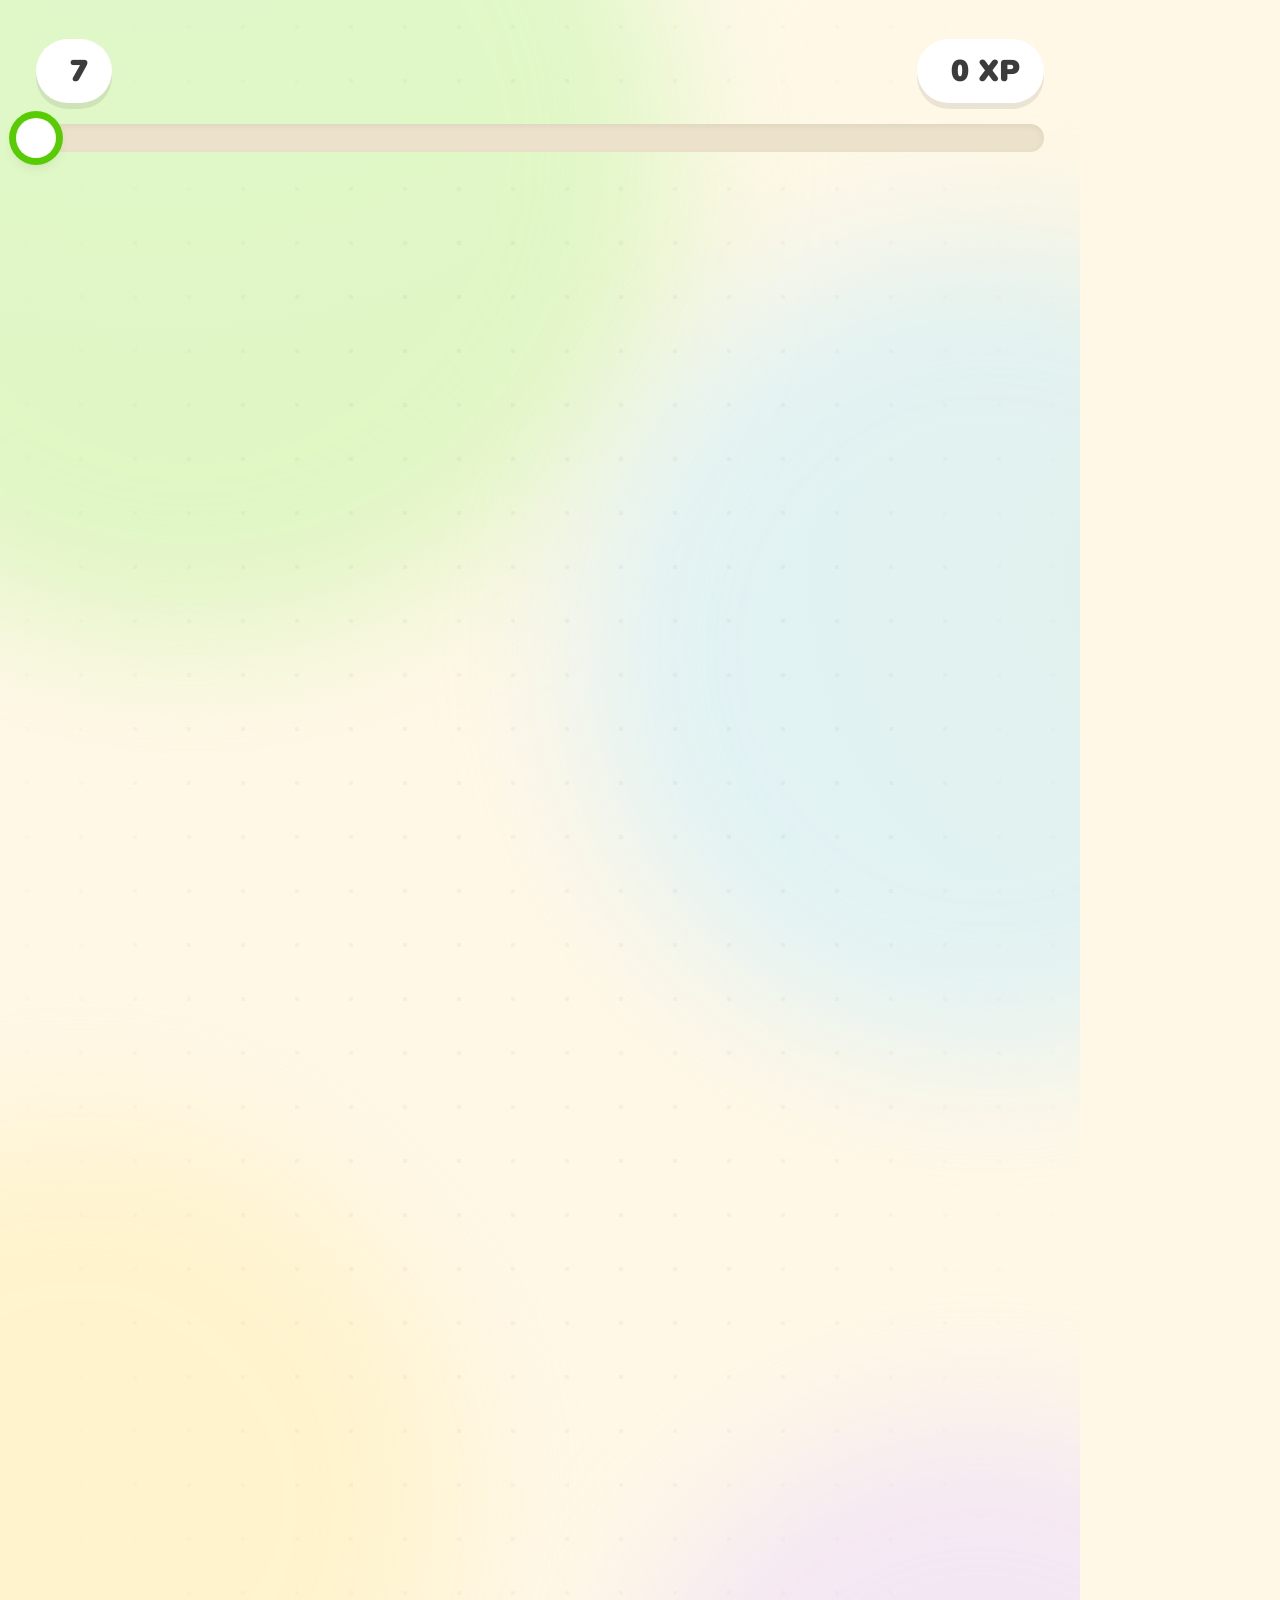
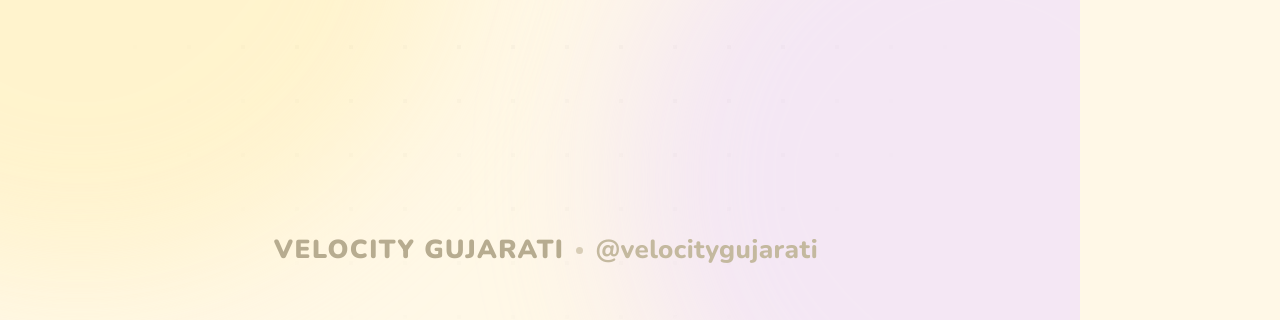
<file: scene/index.html>
<!doctype html>
<html lang="en">
<head>
<meta charset="utf-8">
<meta name="viewport" content="width=1080, height=1920">
<title>Velocity Gujarati · Lesson</title>
<link rel="stylesheet" href="scene.css">
</head>
<body>
<div id="stage">

  <div id="bg">
    <div class="blob blob-a"></div>
    <div class="blob blob-b"></div>
    <div class="blob blob-c"></div>
    <div class="blob blob-d"></div>
    <canvas id="fx" width="1080" height="1920"></canvas>
    <div id="grid"></div>
  </div>

  <header id="hud">
    <div class="hud-row">
      <div class="pill streak" id="streakPill">
        <span class="ico" data-icon="flame"></span>
        <span id="streakVal">7</span>
      </div>
      <div class="hud-spacer"></div>
      <div class="pill xp" id="xpPill">
        <span class="ico" data-icon="bolt"></span>
        <span id="xpVal">0 XP</span>
      </div>
    </div>
    <div class="progress" id="progress">
      <div class="progress-fill" id="progressFill"><div class="progress-shine"></div></div>
      <div class="progress-knob" id="progressKnob"></div>
    </div>
  </header>

  <section class="scene" id="sceneIntro">
    <div class="intro-wrap">
      <div class="logo-badge" id="logoBadge"><span class="ico" data-icon="bolt"></span></div>
      <div class="logo-word" id="logoWord">VELOCITY</div>
      <div class="logo-lang" id="logoLang">GUJARATI</div>
      <div class="tagline" id="tagline">Learn Gujarati <b>in 60 seconds</b> a day</div>
    </div>
    <div class="mascot big" id="introMascot"></div>
    <div class="lesson-card" id="lessonCard">
      <div class="lesson-icon" id="lessonIcon"><span class="ico" data-icon="plane"></span></div>
      <div class="lesson-copy">
        <div class="eyebrow">TODAY'S LESSON</div>
        <div class="lesson-title" id="lessonTitle">Travel</div>
        <div class="lesson-sub" id="lessonSub">Du Lịch · 5 phrases</div>
      </div>
      <div class="lesson-go"><span class="ico" data-icon="chevron"></span></div>
    </div>
  </section>

  <section class="scene" id="scenePhrase">
    <div class="phrase-top">
      <div class="cat-chip" id="catChip">
        <span class="cat-ico" id="catIco"><span class="ico" data-icon="plane"></span></span>
        <span id="catText">Travel · Du Lịch</span>
      </div>
      <div class="counter-row">
        <span class="counter" id="phraseCounter">PHRASE 1 OF 5</span>
        <div class="dots" id="dots"></div>
      </div>
    </div>

    <div class="phrase-stack" id="phraseStack">
      <div class="card en-card" id="enCard">
        <div class="card-label" id="enLabel">
          <span class="ico speaker" data-icon="speaker"></span>
          <span>ENGLISH</span>
          <span class="eq" id="enEq"><i></i><i></i><i></i><i></i></span>
        </div>
        <div class="en-text" id="enText"></div>
      </div>

      <div class="connector" id="connector"><span class="ico" data-icon="arrowDown"></span></div>

      <div class="card nat-card" id="natCard">
        <div class="card-label light" id="natLabel">
          <span class="ico speaker" data-icon="speaker"></span>
          <span id="natLabelText">ગુજરાતી</span>
          <span class="eq light" id="natEq"><i></i><i></i><i></i><i></i></span>
        </div>
        <div class="nat-text" id="natText"></div>
      </div>

      <div class="translit" id="translit">
        <span class="translit-label" id="translitLabel">SAY IT LIKE</span>
        <span class="translit-text" id="translitText"></span>
      </div>

      <div class="repeat-pill" id="repeatPill">
        <span class="ico" data-icon="mic"></span>
        <span>REPEAT AFTER ME</span>
      </div>
    </div>
    <div class="mascot peek" id="peekMascot"></div>
  </section>

  <section class="scene" id="sceneOutro">
    <div class="outro-card" id="outroCard">
      <div class="outro-badge" id="outroBadge"><span class="ico" data-icon="check"></span></div>
      <div class="outro-title" id="outroTitle">Lesson complete!</div>
      <div class="outro-sub" id="outroSub">5 new Gujarati phrases</div>
      <div class="outro-phrases" id="outroPhrases"></div>
      <div class="outro-stats" id="outroStats">
        <div class="stat xp"><span class="ico" data-icon="bolt"></span><b id="outroXp">+50 XP</b></div>
        <div class="stat streak"><span class="ico" data-icon="flame"></span><b id="outroStreak">7 day streak</b></div>
      </div>
      <div class="cta" id="cta">Follow for a new lesson every day</div>
    </div>
    <div class="mascot big outro-mascot" id="outroMascot"></div>
  </section>

  <footer id="foot">
    <span class="foot-bolt"><span class="ico" data-icon="bolt"></span></span>
    <span id="footBrand">VELOCITY GUJARATI</span>
    <span class="foot-dot"></span>
    <span id="footHandle">@velocitygujarati</span>
  </footer>

  <canvas id="fxTop" width="1080" height="1920"></canvas>
</div>
<script src="icons.js"></script>
<script src="scene.js"></script>
</body>
</html>
</file>
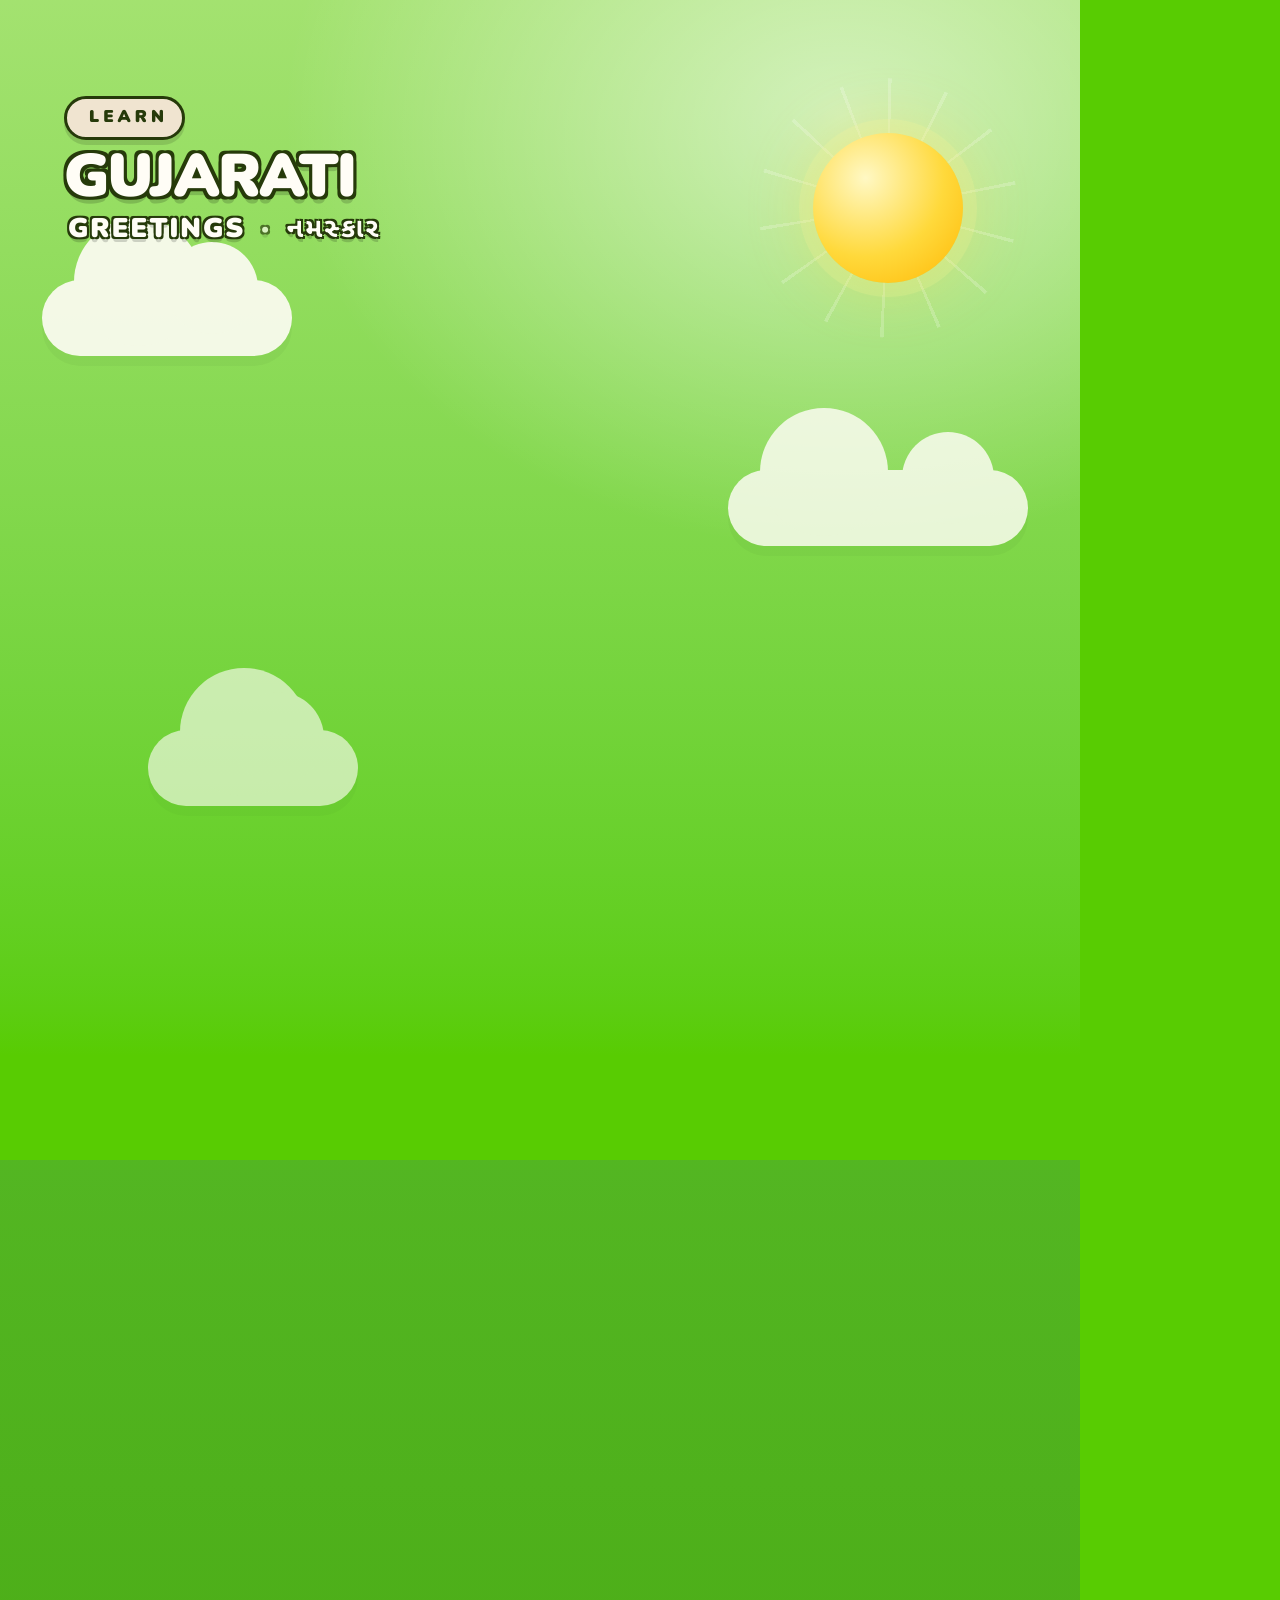
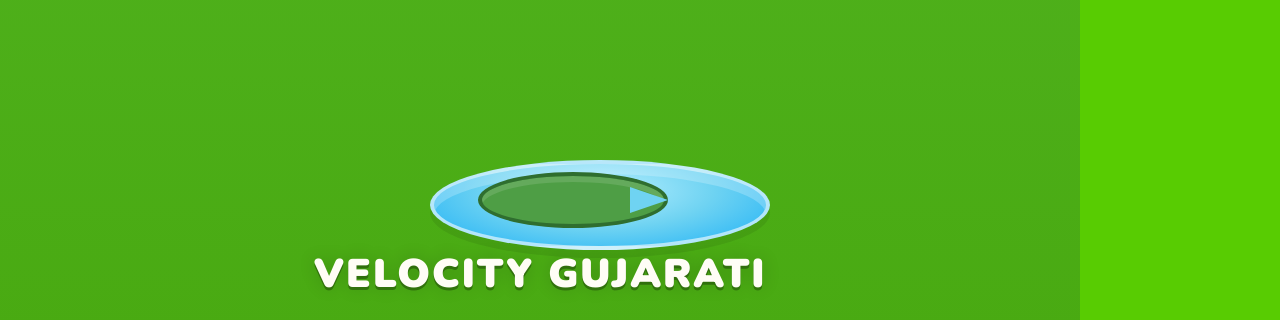
<file: scene_storybook/index.html>
<!doctype html>
<html lang="en">
<head>
<meta charset="utf-8">
<meta name="viewport" content="width=1080, height=1920">
<title>Velocity Japanese · Storybook</title>
<link rel="stylesheet" href="scene.css">
<link rel="stylesheet" href="worlds.css">
</head>
<body>
<div id="stage">

  <div id="world"></div>
  <div id="worldPrev"></div>
  <div id="sun"><div class="sun-rays"></div><div class="sun-core"></div></div>

  <div class="cloud cloud-a" id="cloud1"></div>
  <div class="cloud cloud-b" id="cloud2"></div>
  <div class="cloud cloud-c" id="cloud3"></div>

  <div class="balloon" data-animal="balloon" id="balloon"></div>

  <div id="birds">
    <div class="sky-bird b1" data-animal="bird" id="skyBird1"></div>
    <div class="sky-bird b2" data-animal="bird" id="skyBird2"></div>
    <div class="sky-bird b3" data-animal="bird" id="skyBird3"></div>
  </div>

  <div id="hills">
    <div class="hill hill-back"></div>
    <div class="hill hill-mid"></div>
    <div class="hill hill-front"></div>
  </div>
  <div id="ground"></div>

  <div id="worldDecor" aria-hidden="true"></div>

  <div id="market" aria-hidden="true">
    <div class="market-glow"></div>
    <svg class="market-lights" viewBox="0 0 1080 180" preserveAspectRatio="none">
      <path class="wire" d="M-40 18 C 220 150, 860 150, 1120 18" fill="none" stroke="#3A2A1A" stroke-width="5"/>
      <g class="bulbs">
        <circle class="bulb" cx="11" cy="40" r="11" fill="var(--accent)"/>
        <circle class="bulb" cx="89" cy="66" r="11" fill="var(--accent2)"/>
        <circle class="bulb" cx="179" cy="86" r="11" fill="var(--accent)"/>
        <circle class="bulb" cx="276" cy="101" r="11" fill="var(--accent2)"/>
        <circle class="bulb" cx="379" cy="111" r="11" fill="var(--accent)"/>
        <circle class="bulb" cx="486" cy="116" r="11" fill="var(--accent2)"/>
        <circle class="bulb" cx="594" cy="116" r="11" fill="var(--accent)"/>
        <circle class="bulb" cx="701" cy="111" r="11" fill="var(--accent2)"/>
        <circle class="bulb" cx="804" cy="101" r="11" fill="var(--accent)"/>
        <circle class="bulb" cx="901" cy="86" r="11" fill="var(--accent2)"/>
        <circle class="bulb" cx="991" cy="66" r="11" fill="var(--accent)"/>
        <circle class="bulb" cx="1069" cy="40" r="11" fill="var(--accent2)"/>
      </g>
    </svg>

    <div class="lantern lan-l"><span></span></div>
    <div class="lantern lan-r"><span></span></div>

    <div class="stall stall-l">
      <div class="awning"></div>
      <div class="stall-body"></div>
      <div class="stall-shelf"></div>
      <div class="produce">
        <i class="fruit p1"></i><i class="fruit p2"></i><i class="fruit p3"></i>
        <i class="fruit p4"></i><i class="fruit p5"></i>
      </div>
      <div class="stall-sign" data-icon="bag"></div>
    </div>

    <div class="stall stall-r">
      <div class="awning"></div>
      <div class="stall-body"></div>
      <div class="stall-shelf"></div>
      <div class="produce">
        <i class="fruit p2"></i><i class="fruit p3"></i><i class="fruit p1"></i>
        <i class="fruit p5"></i><i class="fruit p4"></i>
      </div>
      <div class="stall-sign" data-icon="star"></div>
    </div>
  </div>

  <canvas id="dust" width="1080" height="1920"></canvas>

  <div id="meadow">
    <div class="grass g1" data-animal="grass"></div>
    <div class="grass g2" data-animal="grass"></div>
    <div class="grass g3" data-animal="grass"></div>
    <div class="grass g4" data-animal="grass"></div>
    <div class="grass g5" data-animal="grass"></div>

    <div class="flower f1" data-animal="flower" id="flower1"></div>
    <div class="flower f2" data-animal="flower" id="flower2"></div>
    <div class="flower f3" data-animal="flower" id="flower3"></div>
    <div class="flower f4" data-animal="flower" id="flower4"></div>

    <div class="butterfly bf1" data-animal="butterfly" id="bfly1"></div>
    <div class="butterfly bf2" data-animal="butterfly" id="bfly2"></div>
    <div class="butterfly bf3" data-animal="butterfly" id="bfly3"></div>

    <div id="pond"></div>
    <div id="lilyPad"></div>
    <div class="animal critter slot-pond" data-slot="pond" id="critterPond"></div>
    <div class="animal critter slot-mid" data-slot="mid" id="critterMid"></div>
    <div class="animal critter slot-left" data-slot="left" id="critterLeft"></div>
    <div class="animal critter slot-right" data-slot="right" id="critterRight"></div>
  </div>

  <div id="scenes">
  <section class="scene" id="sceneIntro">
    <div class="intro-card" id="introCard">
      <div class="intro-kicker" id="introKicker">A TINY GUJARATI STORY</div>
      <div class="intro-title" id="introTitle">3 PHRASES</div>
      <div class="intro-ribbon" id="introRibbon">UNDER 50 SECONDS</div>
      <div class="intro-category" id="introCategory">
        <span class="cat-icon" id="introCatIcon" data-icon="plane"></span>
        <span id="introCatText">Travel · Du Lịch</span>
      </div>
      <div class="intro-note" id="introNote">LISTEN · REPEAT · OWN IT</div>
    </div>
    <div class="animal intro-velo" id="introVelo"></div>
  </section>

  <section class="scene" id="scenePhrase">
    <div class="book" id="book">
      <div class="book-spine"></div>
      <div class="book-ribbon" id="bookRibbon"></div>
      <div class="page">
        <div class="page-inner" id="pageInner">
        <div id="pageWatermark"></div>
        <div class="book-meta">
          <span class="chapter" id="chapterLabel">PAGE 1 / 3</span>
        </div>

        <div class="en-block">
          <div class="card-label"><span class="flag">EN</span><span>ENGLISH</span><span class="eq" id="enEq"><i></i><i></i><i></i><i></i></span></div>
          <div class="en-text" id="enText"></div>
        </div>

        <div class="page-divider"><span data-icon="star"></span></div>

        <div class="nat-block" id="natBlock">
          <div class="card-label"><span class="flag ja">GU</span><span id="natLabelText">ગુજરાતી</span><span class="eq light" id="natEq"><i></i><i></i><i></i><i></i></span></div>
          <div class="nat-text" id="natText"></div>
        </div>

        <div class="listen-panel" id="listenPanel">
          <div class="listen-ring"><span class="ico" data-icon="speaker"></span></div>
          <div class="listen-bars" id="listenBars"><i></i><i></i><i></i><i></i><i></i><i></i><i></i><i></i><i></i></div>
          <div class="listen-text">LISTEN</div>
          <div class="listen-bird" data-animal="bird" id="listenBird"></div>
          <div class="listen-notes" id="listenNotes"><i>♪</i><i>♫</i><i>♪</i></div>
        </div>

        <div class="translit-box" id="translit">
          <div class="translit-label"><span class="ico" data-icon="speaker"></span><span id="translitLabel">SAY IT LIKE</span></div>
          <div class="translit-text" id="translitText"></div>
        </div>

        <div class="echo-row" id="echoRow">
          <div class="echo-bird" data-animal="bird" id="echoBird"></div>
          <div class="echo-sign" id="echoPill">
            <span class="ico" data-icon="mic"></span>
            <span>SAY IT WITH ME</span>
          </div>
          <div class="echo-ring-wrap">
            <svg id="echoRing" viewBox="0 0 64 64">
              <circle class="ring-bg" cx="32" cy="32" r="26"></circle>
              <circle class="ring-fill" id="ringFill" cx="32" cy="32" r="26"></circle>
            </svg>
          </div>
        </div>

        <div class="page-butterfly" data-animal="butterfly" id="pageButterfly"></div>
        </div>
      </div>
    </div>

    <div class="bubble" id="bubble">LISTEN...</div>
    <div class="velo-perch" id="phraseVelo"></div>
    <div class="nice-sticker" id="niceSticker"></div>
  </section>

  <section class="scene" id="sceneOutro">
    <div class="outro-card" id="outroCard">
      <div class="outro-kicker" id="outroKicker">THE END · FOR NOW</div>
      <div class="outro-title" id="outroTitle">GREAT JOB!</div>
      <div class="outro-sub" id="outroSub">3 new Gujarati phrases</div>
      <div class="outro-list" id="outroList"></div>
      <div class="outro-stats" id="outroStats">
        <div class="stat"><span class="ico" data-icon="bolt"></span><b id="outroXp">+30 XP</b></div>
        <div class="stat"><span class="ico" data-icon="flame"></span><b id="outroStreak">7 day streak</b></div>
      </div>
      <div class="outro-cta" id="outroCta">FOLLOW FOR A NEW STORY</div>
    </div>
    <div class="animal outro-velo" id="outroVelo"></div>
    <div class="bubble outro-bubble" id="outroBubble">SEE YOU SOON!</div>
  </section>
  </div>

  <div id="topMeta">
    <div class="learn-kicker">
      <span class="ico" data-icon="sparkles"></span>
      <span>LEARN</span>
    </div>
    <div class="top-language" id="topLang">GUJARATI</div>
    <div class="top-category">
      <span id="topCatEn">Greetings</span>
      <span class="top-sep">·</span>
      <span class="top-vi" id="topCatVi">નમસ્કાર</span>
    </div>
  </div>

  <footer id="foot">
    <span id="footBrand">VELOCITY GUJARATI</span>
  </footer>

  <div id="galleryTag"></div>
  <canvas id="fxTop" width="1080" height="1920"></canvas>
</div>
<script src="icons.js"></script>
<script src="animals.js"></script>
<script src="worlds.js"></script>
<script src="scene.js"></script>
</body>
</html>
</file>
<file: scene/scene.css>
@font-face {
  font-family: 'Nunito';
  src: url('fonts/Nunito-Variable.ttf') format('truetype');
  font-weight: 200 1000;
  font-style: normal;
  font-display: block;
}
@font-face {
  font-family: 'Nunito';
  src: url('fonts/Nunito-Italic-Variable.ttf') format('truetype');
  font-weight: 200 1000;
  font-style: italic;
  font-display: block;
}
@font-face {
  font-family: 'Noto';
  src: url('fonts/NotoSans-Variable.ttf') format('truetype');
  font-weight: 100 900;
  font-style: normal;
  font-display: block;
}
@font-face {
  font-family: 'Script';
  src: url('fonts/NotoSansGujarati-Bold.ttf') format('truetype');
  font-weight: 400 900;
  font-display: block;
}

:root {
  --ink: #3C3C3C;
  --muted: #8A8A8A;
  --cream: #FFF8E7;
  --green: #58CC02;
  --green-dark: #46A302;
  --green-deep: #3D8F00;
  --accent: #58CC02;
}

* { box-sizing: border-box; margin: 0; padding: 0; }

html, body {
  width: 1080px;
  height: 1920px;
  overflow: hidden;
  background: var(--cream);
}

body {
  font-family: 'Nunito', 'Script', 'Noto', sans-serif;
  color: var(--ink);
  -webkit-font-smoothing: antialiased;
  text-rendering: geometricPrecision;
}

#stage {
  position: relative;
  width: 1080px;
  height: 1920px;
  overflow: hidden;
  background:
    radial-gradient(1200px 900px at 15% -5%, #FFFDF3 0%, rgba(255, 253, 243, 0) 60%),
    radial-gradient(900px 900px at 110% 30%, #FFF4D6 0%, rgba(255, 244, 214, 0) 55%),
    var(--cream);
}

#bg { position: absolute; inset: 0; }

.blob {
  position: absolute;
  border-radius: 50%;
  filter: blur(70px);
  opacity: .55;
  will-change: transform;
}
.blob-a { width: 980px; height: 980px; left: -300px; top: -340px; background: #C7F5A8; }
.blob-b { width: 820px; height: 820px; right: -320px; top: 240px; background: #C9EEFF; }
.blob-c { width: 760px; height: 760px; left: -300px; bottom: 40px; background: #FFEFB8; }
.blob-d { width: 720px; height: 720px; right: -260px; bottom: -220px; background: #EBD9FF; }

#grid {
  position: absolute;
  inset: 0;
  background-image: radial-gradient(rgba(60, 60, 60, .13) 2.2px, transparent 2.6px);
  background-size: 54px 54px;
  opacity: .32;
  -webkit-mask-image: radial-gradient(ellipse at 50% 42%, #000 35%, transparent 82%);
  mask-image: radial-gradient(ellipse at 50% 42%, #000 35%, transparent 82%);
}

#fx, #fxTop { position: absolute; inset: 0; width: 1080px; height: 1920px; pointer-events: none; }
#fx { z-index: 1; }
#fxTop { z-index: 60; }

/* ------------------------------------------------------------------ HUD */

#hud {
  position: absolute;
  left: 36px;
  right: 36px;
  top: 38px;
  z-index: 20;
}

.hud-row { display: flex; align-items: center; height: 66px; margin-bottom: 20px; }
.hud-spacer { flex: 1; }

.pill {
  display: inline-flex;
  align-items: center;
  gap: 10px;
  height: 64px;
  padding: 0 24px;
  border-radius: 999px;
  background: #FFFFFF;
  box-shadow: 0 6px 0 rgba(60, 60, 60, .10);
  font-size: 30px;
  font-weight: 1000;
}
.pill .ico { color: var(--green); }
.pill.streak .ico { color: #FF7A00; }
.pill.xp .ico { color: #F5A700; }
.pill .svg-ico { width: 32px; height: 32px; }

.progress {
  position: relative;
  height: 28px;
  border-radius: 999px;
  background: #ECE2CB;
  box-shadow: inset 0 2px 6px rgba(60, 60, 60, .08);
}
.progress-fill {
  position: absolute;
  left: 0; top: 0; bottom: 0;
  width: 0%;
  border-radius: 999px;
  background: linear-gradient(180deg, #6BE61A, #4EBE00);
  overflow: hidden;
}
.progress-shine {
  position: absolute;
  left: 0; right: 0; top: 0;
  height: 40%;
  background: linear-gradient(180deg, rgba(255, 255, 255, .45), rgba(255, 255, 255, 0));
}
.progress-knob {
  position: absolute;
  top: 50%;
  width: 40px;
  height: 40px;
  margin: -20px 0 0 -20px;
  border-radius: 50%;
  background: #fff;
  box-shadow: 0 0 0 7px var(--green), 0 6px 14px rgba(60, 60, 60, .18);
}

/* ---------------------------------------------------------------- scenes */

.scene { position: absolute; inset: 0; display: none; z-index: 10; }
.scene.active { display: block; }

.ico { display: inline-flex; align-items: center; justify-content: center; }
.svg-ico { width: 1em; height: 1em; display: block; }

/* ----------------------------------------------------------------- intro */

#sceneIntro { z-index: 12; }

.intro-wrap {
  position: absolute;
  left: 0; right: 0; top: 286px;
  text-align: center;
}

.logo-badge {
  width: 152px;
  height: 152px;
  margin: 0 auto 36px;
  border-radius: 44px;
  background: linear-gradient(180deg, #6BE61A 0%, #4EBE00 100%);
  box-shadow: 0 13px 0 #3D8F00, 0 34px 60px rgba(88, 204, 2, .32);
  color: #fff;
  display: flex;
  align-items: center;
  justify-content: center;
}
.logo-badge .svg-ico { width: 92px; height: 92px; }

.logo-word {
  font-size: 126px;
  font-weight: 1000;
  letter-spacing: -.5px;
  line-height: 1;
  color: var(--ink);
  white-space: nowrap;
}
.logo-word span { display: inline-block; will-change: transform; }

.logo-lang {
  display: inline-block;
  margin-top: 22px;
  padding: 12px 30px 13px;
  border-radius: 999px;
  background: #FFFFFF;
  color: #4FBF00;
  font-size: 42px;
  font-weight: 1000;
  letter-spacing: 7px;
  text-indent: 7px;
  box-shadow: 0 7px 0 rgba(60, 60, 60, .08);
}

.tagline {
  margin-top: 36px;
  font-size: 33px;
  font-weight: 800;
  color: #7C7159;
}
.tagline b { color: #58CC02; font-weight: 1000; }

#introMascot {
  position: absolute;
  left: 50%;
  top: 806px;
  width: 350px;
  margin-left: -175px;
  z-index: 3;
}

.mascot { pointer-events: none; }
.mascot .velo {
  width: 100%;
  height: auto;
  display: block;
  filter: drop-shadow(0 18px 22px rgba(60, 60, 60, .14));
}

.lesson-card {
  position: absolute;
  left: 130px;
  right: 130px;
  top: 1282px;
  height: 188px;
  padding: 0 32px;
  border-radius: 36px;
  background: #fff;
  box-shadow: 0 11px 0 #EADFC6, 0 28px 60px rgba(60, 60, 60, .10);
  display: flex;
  align-items: center;
  gap: 26px;
  z-index: 4;
}
.lesson-icon {
  width: 112px;
  height: 112px;
  flex: none;
  border-radius: 32px;
  background: var(--accent);
  color: #fff;
  display: flex;
  align-items: center;
  justify-content: center;
  box-shadow: 0 7px 0 rgba(0, 0, 0, .18);
}
.lesson-icon .svg-ico { width: 62px; height: 62px; }
.lesson-copy { flex: 1; min-width: 0; }
.eyebrow {
  font-size: 23px;
  font-weight: 900;
  letter-spacing: 3px;
  color: #AFA48A;
  margin-bottom: 7px;
}
.lesson-title {
  font-size: 54px;
  font-weight: 1000;
  line-height: 1.02;
  white-space: nowrap;
  overflow: hidden;
  text-overflow: ellipsis;
}
.lesson-sub { margin-top: 5px; font-size: 28px; font-weight: 800; color: var(--muted); }
.lesson-go {
  width: 80px;
  height: 80px;
  flex: none;
  border-radius: 26px;
  background: #F2EDE1;
  color: #9A9078;
  display: flex;
  align-items: center;
  justify-content: center;
}
.lesson-go .svg-ico { width: 38px; height: 38px; }

/* ---------------------------------------------------------------- phrase */

.phrase-top {
  position: absolute;
  left: 60px;
  right: 60px;
  top: 190px;
  display: flex;
  flex-direction: column;
  align-items: center;
  gap: 18px;
  z-index: 4;
}

.cat-chip {
  display: flex;
  align-items: center;
  gap: 15px;
  padding: 10px 28px 10px 10px;
  border-radius: 999px;
  background: #fff;
  box-shadow: 0 6px 0 rgba(60, 60, 60, .08);
  font-size: 30px;
  font-weight: 900;
  max-width: 900px;
  white-space: nowrap;
  overflow: hidden;
}
.cat-ico {
  width: 54px;
  height: 54px;
  flex: none;
  border-radius: 50%;
  background: var(--accent);
  color: #fff;
  display: flex;
  align-items: center;
  justify-content: center;
}
.cat-ico .svg-ico { width: 30px; height: 30px; }

.counter-row { display: flex; align-items: center; gap: 26px; }
.counter {
  font-size: 24px;
  font-weight: 900;
  letter-spacing: 2.6px;
  color: #AFA48A;
}
.dots { display: flex; align-items: center; gap: 11px; }
.dot {
  width: 18px;
  height: 18px;
  border-radius: 50%;
  background: #E4DAC4;
}
.dot.done { background: var(--accent); }
.dot.current { background: #fff; box-shadow: inset 0 0 0 5px var(--accent); }

.phrase-stack {
  position: absolute;
  left: 80px;
  right: 80px;
  top: 304px;
  bottom: 260px;
  display: flex;
  flex-direction: column;
  align-items: center;
  justify-content: center;
  z-index: 3;
}

.card {
  width: 100%;
  position: relative;
  border-radius: 38px;
}

.en-card {
  padding: 32px 44px 38px;
  background: #fff;
  box-shadow: 0 11px 0 #EADFC6, 0 26px 60px rgba(60, 60, 60, .10);
}

.card-label {
  display: flex;
  align-items: center;
  justify-content: center;
  gap: 13px;
  font-size: 24px;
  font-weight: 900;
  letter-spacing: 2.6px;
  color: #B7AC90;
}
.card-label .svg-ico { width: 30px; height: 30px; }
.card-label.light { color: rgba(255, 255, 255, .78); }

.eq { display: inline-flex; align-items: flex-end; gap: 4px; height: 26px; opacity: 0; }
.eq i {
  display: block;
  width: 5px;
  height: 20px;
  border-radius: 3px;
  background: currentColor;
  transform-origin: bottom;
}
.eq.light { color: rgba(255, 255, 255, .9); }
.card-label.playing .eq { opacity: 1; }
.card-label.playing .speaker { color: var(--green); }
.card-label.light.playing .speaker { color: #fff; }

.en-text {
  margin-top: 22px;
  font-size: 70px;
  font-weight: 900;
  line-height: 1.14;
  text-align: center;
  color: var(--ink);
}

.w { display: inline-block; }
.w-bg {
  display: inline-block;
  padding: 2px 9px 4px;
  border-radius: 15px;
  background: transparent;
}
.w.on .w-bg { background: #DDF4C5; color: #3D6B00; }

.connector {
  width: 80px;
  height: 80px;
  margin: -18px 0 -18px;
  border: 7px solid var(--cream);
  border-radius: 50%;
  background: #fff;
  color: var(--green);
  box-shadow: 0 7px 0 rgba(60, 60, 60, .07);
  display: flex;
  align-items: center;
  justify-content: center;
  z-index: 5;
}
.connector .svg-ico { width: 38px; height: 38px; }

.nat-card {
  padding: 30px 40px 40px;
  background: linear-gradient(180deg, #61D90B 0%, #4FBF00 100%);
  box-shadow: 0 13px 0 #3D8F00, 0 32px 70px rgba(88, 204, 2, .30);
}

.nat-text {
  margin-top: 20px;
  display: flex;
  flex-wrap: wrap;
  justify-content: center;
  align-items: flex-end;
  column-gap: 6px;
  row-gap: 14px;
  text-align: center;
  font-size: 88px;
}
.nat-text.lines {
  flex-direction: column;
  align-items: center;
  row-gap: 16px;
}
.tile-line {
  display: flex;
  align-items: flex-end;
  justify-content: center;
  gap: 6px;
}
.tile { display: inline-block; transform-origin: center bottom; }
.tile-bg {
  display: inline-block;
  padding: .09em .22em .13em;
  border-radius: .2em;
  background: #fff;
  color: #3D8F00;
  font-weight: 900;
  line-height: 1.06;
  box-shadow: 0 .068em 0 rgba(0, 0, 0, .16);
}
.tile.on .tile-bg {
  background: #FFC800;
  color: #5C3D00;
  transform: translateY(-.07em) scale(1.05);
  box-shadow: 0 .1em 0 #C98F00;
}

.mascot.peek {
  position: absolute;
  right: 26px;
  bottom: 138px;
  width: 196px;
  z-index: 6;
  transform-origin: 50% 100%;
}

.translit {
  margin-top: 48px;
  display: flex;
  align-items: baseline;
  justify-content: center;
  gap: 16px;
  max-width: 920px;
}
.translit-label {
  flex: none;
  padding: 8px 16px 9px;
  border-radius: 12px;
  background: #fff;
  color: var(--accent);
  font-size: 21px;
  font-weight: 900;
  letter-spacing: 2.4px;
  box-shadow: 0 5px 0 rgba(60, 60, 60, .08);
}
.translit-text {
  font-size: 34px;
  font-weight: 800;
  font-style: italic;
  color: #7B7362;
}

.repeat-pill {
  margin-top: 38px;
  display: flex;
  align-items: center;
  gap: 15px;
  padding: 21px 36px;
  border-radius: 999px;
  background: #E4F6FF;
  color: #1183B8;
  box-shadow: 0 7px 0 #C6EAFB;
  font-size: 30px;
  font-weight: 1000;
  letter-spacing: 1.8px;
  transform-origin: center center;
}
.repeat-pill .svg-ico { width: 38px; height: 38px; }

/* ----------------------------------------------------------------- outro */

.outro-card {
  position: absolute;
  left: 100px;
  right: 100px;
  top: 400px;
  padding: 56px 54px 48px;
  border-radius: 46px;
  background: #fff;
  box-shadow: 0 13px 0 #EADFC6, 0 32px 80px rgba(60, 60, 60, .12);
  text-align: center;
  z-index: 4;
}

.outro-badge {
  width: 134px;
  height: 134px;
  margin: 0 auto 24px;
  border-radius: 50%;
  background: linear-gradient(180deg, #6BE61A, #4EBE00);
  color: #fff;
  display: flex;
  align-items: center;
  justify-content: center;
  box-shadow: 0 10px 0 #3D8F00;
}
.outro-badge .svg-ico { width: 76px; height: 76px; }

.outro-title { font-size: 76px; font-weight: 1000; line-height: 1; letter-spacing: -1px; }
.outro-sub { margin-top: 16px; font-size: 32px; font-weight: 800; color: var(--muted); }

.outro-phrases {
  margin: 32px 0 28px;
  display: flex;
  flex-direction: column;
  gap: 13px;
  text-align: left;
}
.o-row {
  display: flex;
  align-items: center;
  gap: 16px;
  padding: 12px 20px;
  border-radius: 18px;
  background: #F7F3E8;
  font-size: 28px;
  font-weight: 800;
  color: #5E5748;
}
.o-check {
  width: 38px;
  height: 38px;
  flex: none;
  border-radius: 50%;
  background: var(--accent);
  color: #fff;
  display: flex;
  align-items: center;
  justify-content: center;
}
.o-check .svg-ico { width: 24px; height: 24px; }
.o-text { white-space: nowrap; overflow: hidden; text-overflow: ellipsis; }

.outro-stats { display: flex; justify-content: center; gap: 18px; margin-bottom: 30px; }
.stat {
  display: flex;
  align-items: center;
  gap: 10px;
  padding: 14px 26px;
  border-radius: 999px;
  font-size: 30px;
  font-weight: 1000;
}
.stat .svg-ico { width: 34px; height: 34px; }
.stat.xp { background: #FFF3CC; color: #B07E00; }
.stat.streak { background: #FFE9D6; color: #C25A00; }

.cta {
  padding: 27px 30px 28px;
  border-radius: 26px;
  background: linear-gradient(180deg, #6BE61A, #4EBE00);
  box-shadow: 0 10px 0 #3D8F00;
  color: #fff;
  font-size: 34px;
  font-weight: 1000;
  letter-spacing: .3px;
}

.outro-mascot {
  position: absolute;
  left: 50%;
  margin-left: 178px;
  top: 238px;
  width: 238px;
  z-index: 3;
}

/* ------------------------------------------------------------------ foot */

#foot {
  position: absolute;
  left: 0;
  right: 0;
  bottom: 52px;
  display: flex;
  align-items: center;
  justify-content: center;
  gap: 12px;
  z-index: 15;
  font-size: 26px;
  font-weight: 900;
  letter-spacing: 1.4px;
  color: #B7AC90;
}
.foot-bolt { display: flex; color: var(--green); }
.foot-bolt .svg-ico { width: 31px; height: 31px; }
.foot-dot { width: 7px; height: 7px; border-radius: 50%; background: #D8CDB6; }
#footHandle { font-weight: 800; letter-spacing: .4px; color: #C4B99F; }

/* ----------------------------------------------------------- preview bar */

#previewBar {
  position: fixed;
  left: 50%;
  bottom: 26px;
  transform: translateX(-50%);
  z-index: 99;
  display: flex;
  align-items: center;
  gap: 18px;
  padding: 14px 22px;
  border-radius: 999px;
  background: rgba(30, 30, 30, .86);
  backdrop-filter: blur(10px);
  color: #fff;
  font-family: system-ui, sans-serif;
  font-size: 16px;
  width: 900px;
}
#previewBar button {
  border: 0;
  background: #58CC02;
  color: #fff;
  font-weight: 700;
  font-size: 16px;
  padding: 10px 22px;
  border-radius: 999px;
  cursor: pointer;
  min-width: 92px;
}
#previewBar input[type=range] { flex: 1; accent-color: #58CC02; }
#previewBar .ptime { font-variant-numeric: tabular-nums; opacity: .8; white-space: nowrap; }
</file>
<file: scene_storybook/scene.css>
@font-face {
  font-family: 'Nunito';
  src: url('../scene/fonts/Nunito-Variable.ttf') format('truetype');
  font-weight: 200 1000;
  font-style: normal;
  font-display: block;
}
@font-face {
  font-family: 'Nunito';
  src: url('../scene/fonts/Nunito-Italic-Variable.ttf') format('truetype');
  font-weight: 200 1000;
  font-style: italic;
  font-display: block;
}
@font-face {
  font-family: 'Noto';
  src: url('../scene/fonts/NotoSans-Variable.ttf') format('truetype');
  font-weight: 100 900;
  font-style: normal;
  font-display: block;
}
@font-face {
  font-family: 'NotoScript';
  src: url('../scene/fonts/NotoSansGujarati-Bold.ttf') format('truetype');
  font-weight: 400;
  font-style: normal;
  font-display: block;
}
@font-face {
  font-family: 'NotoScript';
  src: url('../scene/fonts/NotoSansGujarati-Bold.ttf') format('truetype');
  font-weight: 700 1000;
  font-style: normal;
  font-display: block;
}

:root {
  --world: #58CC02;
  --card: #FFFDF6;
  --paper: #F0E4D0;
  --ink: #263A0A;
  --accent: #FFC800;
  --accent2: #1CB0F6;
  --hl-ink: #263A0A;
  --hill1: #8FD17A;
  --hill2: #6FBE63;
  --hill3: #4E9E45;
}

* { box-sizing: border-box; margin: 0; padding: 0; }

html, body {
  width: 1080px;
  height: 1920px;
  overflow: hidden;
  background: var(--world);
}

body {
  font-family: 'Nunito', 'NotoScript', 'Noto', sans-serif;
  color: var(--ink);
  -webkit-font-smoothing: antialiased;
  text-rendering: geometricPrecision;
}

#stage {
  position: relative;
  width: 1080px;
  height: 1920px;
  overflow: hidden;
  background: var(--world);
}

#world {
  position: absolute;
  inset: 0;
  background:
    radial-gradient(900px 700px at 78% 6%, rgba(255, 255, 255, .55), transparent 62%),
    linear-gradient(180deg, color-mix(in srgb, var(--world) 55%, #FFFDF6) 0%, var(--world) 55%, var(--world) 100%);
}

#worldPrev {
  position: absolute;
  inset: 0;
  z-index: 1;
  background: var(--prevWorld, transparent);
  opacity: 0;
  pointer-events: none;
}

/* ------------------------------------------------------------------ sky */

#sun { position: absolute; right: 62px; top: 78px; width: 260px; height: 260px; z-index: 2; }
.sun-rays {
  position: absolute;
  inset: 0;
  border-radius: 50%;
  background: repeating-conic-gradient(from 0deg, rgba(255, 255, 255, .38) 0deg 1.6deg, transparent 1.6deg 26deg);
  -webkit-mask-image: radial-gradient(circle, transparent 38%, #000 40%, #000 70%, transparent 72%);
  mask-image: radial-gradient(circle, transparent 38%, #000 40%, #000 70%, transparent 72%);
  opacity: .55;
}
.sun-core {
  position: absolute;
  left: 50%; top: 50%;
  width: 150px; height: 150px;
  margin: -75px 0 0 -75px;
  border-radius: 50%;
  background: radial-gradient(circle at 35% 30%, #FFF8C4 0%, #FFD93B 55%, #FFB703 100%);
  box-shadow: 0 0 0 14px rgba(255, 240, 150, .18), 0 0 70px rgba(255, 217, 59, .45);
}

.cloud {
  position: absolute;
  height: 76px;
  background: #FFFDF6;
  border-radius: 999px;
  opacity: .9;
  box-shadow: 0 10px 0 rgba(0, 0, 0, .035);
  z-index: 2;
}
.cloud::before,
.cloud::after {
  content: '';
  position: absolute;
  background: #FFFDF6;
  border-radius: 50%;
}
.cloud::before { width: 128px; height: 128px; left: 32px; top: -62px; }
.cloud::after { width: 92px; height: 92px; right: 34px; top: -38px; }
.cloud-a { width: 250px; left: 42px; top: 280px; }
.cloud-b { width: 300px; right: 52px; top: 470px; opacity: .82; }
.cloud-c { width: 210px; left: 148px; top: 730px; opacity: .62; }

#birds { position: absolute; inset: 0; z-index: 3; pointer-events: none; }
.sky-bird { position: absolute; left: 0; top: 0; width: 78px; opacity: .92; }
.sky-bird .animal-svg { width: 100%; display: block; }
.sky-bird.b1 { --bird-body: #FF8C42; --bird-wing: #E86A1F; }
.sky-bird.b2 { --bird-body: #1CB0F6; --bird-wing: #0E8CC7; }
.sky-bird.b3 { --bird-body: #A560E8; --bird-wing: #7E3EC2; }

.balloon {
  position: absolute;
  left: 36px;
  top: 1218px;
  width: 112px;
  z-index: 7;
  --balloon-a: var(--accent);
  --balloon-b: var(--accent2);
}
.balloon .animal-svg { width: 100%; display: block; }

#hills { position: absolute; left: 0; right: 0; bottom: 0; height: 760px; z-index: 5; overflow: hidden; }
.hill { position: absolute; left: 50%; border-radius: 50% 50% 0 0; transform: translateX(-50%); }
.hill-back { width: 1500px; height: 690px; bottom: 70px; background: color-mix(in srgb, var(--world) 30%, #8FD17A); }
.hill-mid { width: 1280px; height: 570px; bottom: 10px; background: color-mix(in srgb, var(--world) 42%, #6FBE63); }
.hill-front { width: 1180px; height: 430px; bottom: -70px; background: color-mix(in srgb, var(--world) 52%, #4E9E45); }

#ground {
  position: absolute;
  left: 0; right: 0; bottom: 0;
  height: 300px;
  z-index: 6;
  background: linear-gradient(
    180deg,
    color-mix(in srgb, var(--world) 52%, #4E9E45) 0%,
    color-mix(in srgb, var(--world) 64%, #2F6E2F) 100%
  );
}

/* ------------------------------------------------------------------ market set */

#market { display: none; position: absolute; inset: 0; z-index: 8; pointer-events: none; }
#stage.set-market #market { display: block; }
#stage.set-market #market::before {
  content: '';
  position: absolute;
  left: 0;
  right: 0;
  top: 1160px;
  height: 180px;
  background:
    radial-gradient(320px 90px at 50% 20%, rgba(255, 190, 110, .18), transparent 72%),
    repeating-linear-gradient(0deg, rgba(255, 255, 255, .035) 0 2px, transparent 2px 30px),
    linear-gradient(180deg, #3E2E32 0%, #5A3E42 100%);
  border-bottom: 8px solid #2A2024;
  box-shadow: 0 12px 34px rgba(0, 0, 0, .22);
}

#stage.set-market #hills { display: none; }
#stage.set-market .grass,
#stage.set-market .flower,
#stage.set-market .butterfly,
#stage.set-market .balloon { display: none; }

#stage.set-market #world {
  background:
    radial-gradient(900px 700px at 78% 8%, rgba(255, 216, 150, .55), transparent 62%),
    linear-gradient(180deg, #241A3E 0%, #5B3366 34%, #C85E63 64%, #F3B56A 100%);
}
#stage.set-market #world::after {
  content: '';
  position: absolute;
  inset: 0;
  background: var(--world);
  opacity: .17;
  mix-blend-mode: soft-light;
}
#stage.set-market .cloud { opacity: .34; filter: saturate(.55) brightness(.82); }
#stage.set-market .sun-rays { opacity: .22; }
#stage.set-market .sun-core {
  background: radial-gradient(circle at 35% 30%, #FFF1BF 0%, #FFC45C 55%, #FF8C42 100%);
  box-shadow: 0 0 0 14px rgba(255, 196, 92, .12), 0 0 80px rgba(255, 140, 66, .5);
}

#stage.set-market #ground {
  height: 760px;
  background-color: #4A3834;
  background-image:
    radial-gradient(1000px 340px at 50% 0%, rgba(255, 184, 112, .22), transparent 72%),
    linear-gradient(180deg, rgba(0, 0, 0, .02), rgba(0, 0, 0, .40)),
    url("data:image/svg+xml,%3Csvg xmlns='http://www.w3.org/2000/svg' width='120' height='90' viewBox='0 0 120 90'%3E%3Cg fill='%23ffffff' fill-opacity='.07' stroke='%23000000' stroke-opacity='.18' stroke-width='3'%3E%3Cellipse cx='30' cy='22' rx='26' ry='16'/%3E%3Cellipse cx='90' cy='22' rx='26' ry='16'/%3E%3Cellipse cx='0' cy='60' rx='26' ry='16'/%3E%3Cellipse cx='60' cy='60' rx='26' ry='16'/%3E%3Cellipse cx='120' cy='60' rx='26' ry='16'/%3E%3Cellipse cx='30' cy='98' rx='26' ry='16'/%3E%3Cellipse cx='90' cy='98' rx='26' ry='16'/%3E%3C/g%3E%3C/svg%3E");
  background-size: auto, auto, 120px 90px;
  background-repeat: no-repeat, no-repeat, repeat;
}

#stage.set-market #pond {
  border: 10px solid #8A7A6A;
  background: radial-gradient(ellipse at 50% 30%, #B8E8D8 0%, #4E9282 48%, #245A52 100%);
  box-shadow:
    inset 0 10px 0 rgba(255, 255, 255, .24),
    0 10px 0 rgba(0, 0, 0, .22),
    0 0 0 12px #6E5A4E;
}

.market-glow {
  position: absolute;
  left: 50%;
  bottom: 0;
  width: 1100px;
  height: 780px;
  transform: translateX(-50%);
  background: radial-gradient(ellipse at 50% 100%, rgba(255, 170, 100, .22), transparent 68%);
}

.market-lights {
  position: absolute;
  left: 0;
  top: 1184px;
  width: 1080px;
  height: 180px;
  z-index: 1;
}
.market-lights .wire { opacity: .9; }
.market-lights .bulb { filter: drop-shadow(0 0 14px var(--accent)); }

.lantern {
  position: absolute;
  top: 1212px;
  width: 56px;
  height: 96px;
  z-index: 3;
  transform-origin: 50% 0;
}
.lantern::before {
  content: '';
  position: absolute;
  left: 50%;
  top: -38px;
  width: 4px;
  height: 40px;
  background: #3A2A1A;
  transform: translateX(-50%);
}
.lantern span {
  position: absolute;
  inset: 0;
  border-radius: 18px 18px 24px 24px;
  background: linear-gradient(180deg, var(--accent2) 0%, var(--accent) 62%, #FF8C42 100%);
  border: 5px solid var(--ink);
  box-shadow:
    0 0 36px color-mix(in srgb, var(--accent) 62%, transparent),
    inset 0 10px 0 rgba(255, 255, 255, .24);
}
.lantern span::before {
  content: '';
  position: absolute;
  left: -8px;
  right: -8px;
  top: -11px;
  height: 14px;
  border-radius: 7px;
  background: var(--ink);
}
.lantern span::after {
  content: '';
  position: absolute;
  left: 50%;
  bottom: -20px;
  width: 4px;
  height: 20px;
  background: var(--ink);
  transform: translateX(-50%);
  box-shadow: 0 8px 0 -1px var(--accent);
}
.lan-l { left: 314px; }
.lan-r { right: 314px; }

.stall {
  position: absolute;
  bottom: 40px;
  width: 400px;
  height: 600px;
  z-index: 2;
}
.stall-l { left: -120px; transform: rotate(-1.5deg); }
.stall-r { right: -120px; transform: rotate(1.2deg); }

.awning {
  position: absolute;
  left: -10px;
  right: -10px;
  top: 0;
  height: 124px;
  background: repeating-linear-gradient(90deg, var(--accent) 0 46px, var(--card) 46px 92px);
  border: 5px solid var(--ink);
  border-radius: 20px 20px 46px 46px / 20px 20px 30px 30px;
  box-shadow: 0 12px 0 rgba(0, 0, 0, .18);
}
.stall-r .awning {
  background: repeating-linear-gradient(90deg, var(--accent2) 0 46px, var(--card) 46px 92px);
}
.awning::after {
  content: '';
  position: absolute;
  left: 0;
  right: 0;
  bottom: -14px;
  height: 14px;
  border-radius: 8px;
  background: var(--ink);
  opacity: .86;
}

.stall-body {
  position: absolute;
  left: 20px;
  right: 20px;
  bottom: 0;
  height: 260px;
  background: repeating-linear-gradient(90deg, #9A6741 0 46px, #865636 46px 50px);
  border: 5px solid var(--ink);
  border-radius: 14px;
  box-shadow: inset 0 10px 0 rgba(255, 255, 255, .12), 0 12px 0 rgba(0, 0, 0, .20);
}

.stall-shelf {
  position: absolute;
  left: 0;
  right: 0;
  bottom: 250px;
  height: 20px;
  background: #B0784C;
  border: 5px solid var(--ink);
  border-radius: 10px;
  box-shadow: 0 8px 0 rgba(0, 0, 0, .18);
}

.produce {
  position: absolute;
  left: 34px;
  right: 34px;
  bottom: 268px;
  height: 72px;
}
.produce .fruit {
  position: absolute;
  bottom: 0;
  width: 44px;
  height: 44px;
  border-radius: 50%;
  border: 4px solid var(--ink);
  box-shadow: inset -6px -6px 0 rgba(0, 0, 0, .14);
}
.produce .fruit::after {
  content: '';
  position: absolute;
  left: 50%;
  top: -13px;
  width: 18px;
  height: 12px;
  border-radius: 50% 50% 0 0;
  background: #4E9E45;
  border: 3px solid var(--ink);
  transform: translateX(-50%) rotate(-18deg);
}
.produce .p1 { left: 0; background: #FF8C42; }
.produce .p2 { left: 60px; background: #E84343; }
.produce .p3 { left: 120px; background: #FFC800; }
.produce .p4 { left: 180px; background: #6FBE63; }
.produce .p5 { left: 240px; background: #A560E8; }

.stall-sign {
  position: absolute;
  left: 50%;
  top: 132px;
  width: 78px;
  height: 70px;
  display: grid;
  place-items: center;
  background: var(--card);
  border: 5px solid var(--ink);
  border-radius: 14px;
  box-shadow: 0 7px 0 rgba(0, 0, 0, .16);
  transform: translateX(-50%) rotate(-3deg);
}
.stall-sign .svg-ico { width: 38px; height: 38px; color: var(--accent2); }

#dust { position: absolute; inset: 0; width: 1080px; height: 1920px; z-index: 7; pointer-events: none; }

#meadow { position: absolute; inset: 0; z-index: 9; pointer-events: none; }
.animal { position: absolute; overflow: visible; }
.animal-svg { width: 100%; height: auto; display: block; overflow: visible; }
.slot-left .deer-svg { transform: scaleX(-1); }

.critter { pointer-events: none; transform-origin: 50% 92%; }
.slot-left { left: 58px; bottom: 132px; width: 252px; z-index: 12; }
.slot-pond { left: 480px; bottom: 108px; width: 158px; z-index: 8; }
.slot-mid { right: 320px; bottom: 150px; width: 162px; z-index: 6; }
.slot-right { right: 44px; bottom: 148px; width: 282px; z-index: 10; }

/* Keep the taller animals clear of the flowers without hiding their ears. */
.slot-left[data-animal="panda"] { bottom: 138px; }
.slot-left[data-animal="cat"] { bottom: 136px; }
.slot-mid[data-animal="panda"] { right: 326px; bottom: 156px; }
.slot-mid[data-animal="penguin"] { bottom: 142px; }
.slot-pond[data-animal="duck"] { width: 158px; bottom: 104px; }
.slot-right[data-animal="penguin"] { bottom: 142px; }
.slot-right[data-animal="cat"] { bottom: 144px; }

#pond {
  position: absolute;
  left: 430px;
  bottom: 70px;
  width: 340px;
  height: 90px;
  border-radius: 50%;
  z-index: 1;
  background: radial-gradient(ellipse at 50% 32%, #B8F0FF 0%, #6FD3F2 48%, #1CB0F6 100%);
  border: 4px solid rgba(255, 255, 255, .6);
  box-shadow: inset 0 10px 0 rgba(255, 255, 255, .22), 0 8px 0 rgba(0, 0, 0, .08);
}
#lilyPad {
  position: absolute;
  left: 478px;
  bottom: 92px;
  width: 190px;
  height: 56px;
  border-radius: 50%;
  z-index: 2;
  background: #4E9E45;
  border: 4px solid #2F6E2F;
  box-shadow: inset 0 6px 0 rgba(255, 255, 255, .12);
}
#lilyPad::after {
  content: '';
  position: absolute;
  right: -4px;
  top: 50%;
  width: 38px;
  height: 26px;
  margin-top: -13px;
  background: #6FD3F2;
  clip-path: polygon(0 0, 100% 50%, 0 100%);
}

.grass { position: absolute; width: 92px; opacity: .95; transform-origin: 50% 100%; z-index: 1; }
.g1 { left: 34px; bottom: 42px; }
.g2 { left: 340px; bottom: 28px; width: 76px; }
.g3 { right: 360px; bottom: 36px; width: 84px; }
.g4 { right: 26px; bottom: 52px; }
.g5 { left: 720px; bottom: 24px; width: 68px; }

.flower { position: absolute; transform-origin: 50% 100%; z-index: 3; }
.f1 { left: 44px; bottom: 260px; width: 100px; --flower: #FFC800; }
.f2 { right: 150px; bottom: 410px; width: 104px; --flower: #FF8FA3; }
.f3 { left: 322px; bottom: 112px; width: 82px; --flower: #1CB0F6; }
.f4 { right: 42px; bottom: 96px; width: 94px; --flower: #A560E8; }

.butterfly { position: absolute; width: 92px; z-index: 6; }
.bf1 { left: 198px; bottom: 540px; --bfly-a: #FFC800; --bfly-b: #FF8FA3; }
.bf2 { right: 196px; bottom: 610px; --bfly-a: #1CB0F6; --bfly-b: #A560E8; }
.bf3 { left: 760px; bottom: 410px; width: 76px; --bfly-a: #FF6B35; --bfly-b: #FFC800; }

/* ------------------------------------------------------------------ footer */

#topMeta {
  position: absolute;
  left: 64px;
  top: 96px;
  z-index: 30;
  display: flex;
  flex-direction: column;
  align-items: flex-start;
  gap: 6px;
  max-width: 500px;
}
.learn-kicker {
  display: inline-flex;
  align-items: center;
  gap: 8px;
  padding: 7px 14px 8px;
  background: var(--paper);
  color: var(--ink);
  border: 3px solid var(--ink);
  border-radius: 999px;
  box-shadow: 0 5px 0 rgba(0, 0, 0, .12);
  font-size: 17px;
  font-weight: 1000;
  letter-spacing: 4px;
}
.learn-kicker .svg-ico { width: 22px; height: 22px; color: var(--accent); }
.top-language {
  display: inline-block;
  max-width: 100%;
  margin-top: 4px;
  font-size: 60px;
  font-weight: 1000;
  line-height: .9;
  letter-spacing: -1.5px;
  text-transform: uppercase;
  white-space: nowrap;
  color: var(--card);
  text-shadow:
    -3px -3px 0 var(--ink), 3px -3px 0 var(--ink),
    -3px 3px 0 var(--ink), 3px 3px 0 var(--ink),
    0 7px 0 rgba(0, 0, 0, .16);
}
.top-category {
  padding-left: 4px;
  font-size: 27px;
  font-weight: 1000;
  letter-spacing: 2px;
  text-transform: uppercase;
  white-space: nowrap;
  color: var(--card);
  text-shadow:
    -2px -2px 0 var(--ink), 2px -2px 0 var(--ink),
    -2px 2px 0 var(--ink), 2px 2px 0 var(--ink),
    0 5px 0 rgba(0, 0, 0, .16);
}
.top-category > span { display: inline-block; }
.top-category.stacked {
  display: flex;
  flex-direction: column;
  align-items: flex-start;
  gap: 1px;
  margin-top: 4px;
  line-height: 1.02;
}
.top-category.stacked .top-sep { display: none; }
.top-sep { opacity: .65; padding: 0 6px; }
.top-vi { font-weight: 800; }

#foot {
  position: absolute;
  left: 0; right: 0; bottom: 18px;
  z-index: 30;
  display: flex;
  align-items: center;
  justify-content: center;
  background: none;
  color: var(--card);
  font-size: 40px;
  font-weight: 1000;
  letter-spacing: 2px;
  text-shadow: 0 3px 0 rgba(0, 0, 0, .30), 0 0 18px rgba(0, 0, 0, .16);
  pointer-events: none;
}
#foot #footBrand { font-size: 40px; }

#galleryTag {
  display: none;
  position: absolute;
  left: 50%;
  bottom: 112px;
  transform: translateX(-50%);
  z-index: 40;
  align-items: center;
  gap: 12px;
  padding: 9px 20px;
  background: rgba(10, 10, 14, .84);
  color: #FFFDF6;
  border-radius: 999px;
  font-size: 20px;
  font-weight: 900;
  letter-spacing: 2.5px;
  white-space: nowrap;
  box-shadow: 0 8px 24px rgba(0, 0, 0, .28);
}
#galleryTag .g-swatches { display: flex; gap: 6px; }
#galleryTag .g-swatches i { width: 14px; height: 14px; border-radius: 50%; border: 2px solid rgba(255, 255, 255, .78); }

#fxTop { position: absolute; inset: 0; width: 1080px; height: 1920px; z-index: 60; pointer-events: none; }

.scene { position: absolute; inset: 0; z-index: 20; opacity: 0; visibility: hidden; }
.scene.active { opacity: 1; visibility: visible; }

#scenes {
  position: absolute;
  inset: 0;
  z-index: 20;
  transform-origin: 50% 42%;
  will-change: transform;
}

.ico { display: inline-flex; align-items: center; justify-content: center; }
.svg-ico { width: 1em; height: 1em; }

/* ------------------------------------------------------------------ book */

.book {
  position: absolute;
  left: 84px;
  right: 84px;
  top: 310px;
  height: 850px;
  background: var(--paper);
  border: 4px solid color-mix(in srgb, var(--ink) 72%, transparent);
  border-right-width: 10px;
  border-bottom-width: 10px;
  border-radius: 36px;
  box-shadow: 0 26px 0 rgba(0, 0, 0, .11), 0 44px 70px rgba(0, 0, 0, .18);
  transform: rotate(-1deg);
  transform-origin: 50% 20%;
  overflow: hidden;
}
.book::after {
  content: '';
  position: absolute;
  right: 0;
  bottom: 0;
  width: 84px;
  height: 84px;
  background: linear-gradient(135deg, transparent 47%, rgba(0, 0, 0, .06) 48%, color-mix(in srgb, var(--accent) 20%, var(--card)) 49%);
  border-top-left-radius: 26px;
  z-index: 2;
  pointer-events: none;
}
.book::before {
  content: '';
  position: absolute;
  inset: 0;
  background-image: radial-gradient(rgba(0, 0, 0, .045) 1px, transparent 1.3px);
  background-size: 9px 9px;
  opacity: .35;
  pointer-events: none;
}
.book-spine {
  position: absolute;
  left: 0; top: 0; bottom: 0;
  width: 30px;
  background: linear-gradient(90deg, color-mix(in srgb, var(--accent) 34%, var(--card)), color-mix(in srgb, var(--accent) 12%, var(--card)));
  border-right: 3px dashed color-mix(in srgb, var(--ink) 24%, transparent);
  border-radius: 36px 0 0 36px;
}
.book-ribbon {
  position: absolute;
  left: 30px;
  top: 0;
  width: 34px;
  height: 88px;
  background: var(--accent);
  border: 3px solid color-mix(in srgb, var(--ink) 55%, transparent);
  border-top: 0;
  clip-path: polygon(0 0, 100% 0, 100% 100%, 50% 82%, 0 100%);
  transform: rotate(2deg);
  box-shadow: 0 6px 0 rgba(0, 0, 0, .12);
}

.page {
  position: absolute;
  inset: 0;
  padding: 24px 38px 22px 62px;
}
.page-inner {
  position: relative;
  width: 100%;
  height: 100%;
  display: flex;
  flex-direction: column;
  transform-origin: 50% 0;
}
#pageWatermark {
  position: absolute;
  right: 18px;
  bottom: 150px;
  width: 330px;
  height: 330px;
  color: var(--ink);
  opacity: .045;
  z-index: 0;
  pointer-events: none;
}
#pageWatermark .svg-ico { width: 100%; height: 100%; }

.book-meta {
  display: flex;
  align-items: center;
  justify-content: flex-start;
  font-size: 18px;
  font-weight: 900;
  letter-spacing: 3px;
  opacity: .6;
}
.page-dots { display: flex; gap: 7px; }
.page-dots i {
  width: 9px;
  height: 9px;
  border-radius: 50%;
  background: transparent;
  border: 2px solid color-mix(in srgb, var(--ink) 24%, transparent);
}
.page-dots i.done { background: var(--accent); border-color: var(--ink); }
.page-dots i.current { background: var(--card); border-color: var(--accent); }

.en-block { margin-top: 22px; }
.card-label {
  display: flex;
  align-items: center;
  gap: 10px;
  font-size: 19px;
  font-weight: 900;
  letter-spacing: 3px;
  opacity: .78;
}
.flag {
  display: inline-grid;
  place-items: center;
  width: 42px;
  height: 31px;
  background: var(--accent);
  color: var(--hl-ink);
  border: 3px solid var(--ink);
  border-radius: 9px;
  font-size: 16px;
  font-weight: 1000;
  letter-spacing: 1px;
}
.flag.ja { background: var(--ink); color: var(--card); }
.eq { display: flex; align-items: flex-end; gap: 4px; height: 24px; }
.eq i { width: 5px; height: 7px; border-radius: 3px; background: var(--accent2); }
.eq.light i { background: var(--accent); }

.en-text {
  margin-top: 12px;
  font-size: 84px;
  font-weight: 1000;
  line-height: 1.05;
  letter-spacing: -2.5px;
  color: var(--ink);
}
.en-text .w { display: inline-block; }
.en-text .w-bg { display: inline-block; padding: 0 3px 4px; border-radius: 9px; }
.en-text .w.on .w-bg {
  background: var(--accent);
  color: var(--hl-ink);
  box-shadow: 0 5px 0 rgba(0, 0, 0, .14);
}

.page-divider {
  display: flex;
  align-items: center;
  gap: 16px;
  margin: 14px 0;
  color: var(--accent);
}
.page-divider::before,
.page-divider::after {
  content: '';
  flex: 1;
  height: 3px;
  background: color-mix(in srgb, var(--ink) 14%, transparent);
  border-radius: 3px;
}
.page-divider .svg-ico { width: 26px; height: 26px; }

.nat-block { position: relative; }
.listen-panel {
  position: absolute;
  left: 60px;
  right: 42px;
  top: 376px;
  height: 380px;
  z-index: 4;
  display: flex;
  flex-direction: column;
  align-items: center;
  justify-content: center;
  gap: 12px;
  pointer-events: none;
}
.listen-ring {
  position: relative;
  width: 122px;
  height: 122px;
  display: grid;
  place-items: center;
  background: var(--accent);
  color: var(--hl-ink);
  border: 5px solid var(--ink);
  border-radius: 50%;
  box-shadow: 0 10px 0 rgba(0, 0, 0, .12);
}
.listen-ring::before {
  content: '';
  position: absolute;
  inset: -46px;
  border-radius: 50%;
  background: radial-gradient(circle, color-mix(in srgb, var(--accent) 22%, transparent) 0%, transparent 68%);
  z-index: -1;
}
.listen-ring .svg-ico { width: 54px; height: 54px; }
.listen-bars { display: flex; align-items: flex-end; gap: 7px; height: 54px; }
.listen-bars i { width: 9px; height: 10px; border-radius: 5px; background: var(--accent2); }
.listen-text { font-size: 29px; font-weight: 900; letter-spacing: 7px; opacity: .55; }

.listen-bird {
  position: absolute;
  right: 18px;
  top: 18px;
  width: 96px;
  --bird-body: var(--accent2);
  --bird-wing: var(--accent);
}
.listen-bird .animal-svg { width: 100%; display: block; }

.listen-notes { position: absolute; inset: 0; pointer-events: none; }
.listen-notes i {
  position: absolute;
  font-style: normal;
  font-size: 42px;
  font-weight: 900;
  color: var(--accent);
  opacity: .85;
  text-shadow: 0 3px 0 rgba(0, 0, 0, .08);
}
.listen-notes i:nth-child(1) { left: 150px; top: 54px; }
.listen-notes i:nth-child(2) { right: 158px; top: 96px; }
.listen-notes i:nth-child(3) { left: 250px; bottom: 34px; }
.nat-text {
  margin-top: 14px;
  display: flex;
  flex-wrap: wrap;
  align-items: center;
  justify-content: center;
  gap: 9px;
  font-family: 'NotoScript', 'Noto', sans-serif;
  font-size: 92px;
  line-height: 1;
  font-weight: 1000;
}
.nat-text.lines { flex-direction: column; flex-wrap: nowrap; gap: 10px; }
.tile-line { display: flex; flex-wrap: nowrap; align-items: center; justify-content: center; gap: 9px; }
.tile { display: inline-block; white-space: nowrap; flex: 0 0 auto; }
.tile-bg {
  display: inline-block;
  padding: 8px 16px 11px;
  border-radius: 14px;
  font-weight: 1000;
  line-height: 1.02;
  white-space: nowrap;
  box-shadow: 0 6px 0 rgba(0, 0, 0, .22);
  transform-origin: 50% 60%;
}
.tile.on .tile-bg {
  transform: translateY(-7px) scale(1.07) rotate(-1.5deg);
  box-shadow: 0 13px 0 rgba(0, 0, 0, .28);
  outline: 4px solid var(--card);
  outline-offset: 2px;
}

.translit-box {
  margin-top: 18px;
  padding: 12px 22px 16px;
  background: color-mix(in srgb, var(--accent) 17%, var(--paper));
  border: 3px solid color-mix(in srgb, var(--ink) 24%, transparent);
  border-radius: 20px;
  text-align: center;
}
.translit-label {
  display: flex;
  align-items: center;
  justify-content: center;
  gap: 8px;
  font-size: 17px;
  font-weight: 900;
  letter-spacing: 3px;
  opacity: .62;
}
.translit-label .svg-ico { width: 22px; height: 22px; }
.translit-text {
  margin-top: 3px;
  font-size: 42px;
  font-weight: 800;
  line-height: 1.12;
  color: var(--ink);
}

.echo-row {
  display: flex;
  align-items: center;
  justify-content: center;
  gap: 14px;
  margin-top: auto;
  padding-top: 14px;
}
.echo-bird {
  flex: 0 0 auto;
  width: 82px;
  margin-right: -4px;
  --bird-body: var(--accent2);
  --bird-wing: var(--accent);
}
.echo-bird .animal-svg { width: 100%; display: block; }
.echo-sign {
  display: inline-flex;
  align-items: center;
  gap: 10px;
  padding: 10px 22px 11px;
  background: var(--ink);
  color: var(--card);
  border: 3px solid var(--card);
  border-radius: 999px;
  box-shadow: 0 7px 0 rgba(0, 0, 0, .16);
  font-size: 21px;
  font-weight: 900;
  letter-spacing: 2px;
}
.echo-sign .svg-ico { width: 26px; height: 26px; }
.echo-ring-wrap { width: 54px; height: 54px; }
#echoRing { width: 54px; height: 54px; transform: rotate(-90deg); }
.ring-bg { fill: none; stroke: color-mix(in srgb, var(--ink) 18%, transparent); stroke-width: 6; }
.ring-fill { fill: none; stroke: var(--accent); stroke-width: 6; stroke-linecap: round; stroke-dasharray: 163.36; stroke-dashoffset: 163.36; }

/* ------------------------------------------------------------------ velo + rewards */

.velo-perch { position: absolute; right: 22px; top: 118px; width: 214px; height: 232px; z-index: 25; transform-origin: 50% 90%; }
.velo-perch .velo { width: 100%; display: block; }
.intro-velo::before,
.outro-velo::before,
.velo-perch::before {
  content: '';
  position: absolute;
  inset: 6% 2% 10%;
  border-radius: 50%;
  background: radial-gradient(circle, rgba(255, 253, 246, .96) 0%, rgba(255, 253, 246, .72) 56%, rgba(255, 253, 246, 0) 74%);
  z-index: -1;
}
.intro-velo .velo,
.outro-velo .velo,
.velo-perch .velo {
  filter: drop-shadow(0 3px 0 rgba(0, 0, 0, .10));
}

.bubble {
  position: absolute;
  right: 262px;
  top: 116px;
  z-index: 27;
  padding: 11px 18px 12px;
  background: var(--paper);
  color: var(--ink);
  border: 4px solid var(--ink);
  border-radius: 18px;
  box-shadow: 6px 6px 0 rgba(0, 0, 0, .16);
  font-size: 22px;
  font-weight: 1000;
  letter-spacing: 1px;
  white-space: nowrap;
  transform-origin: 100% 100%;
}
.bubble::after {
  content: '';
  position: absolute;
  right: 18px;
  bottom: -12px;
  width: 20px;
  height: 20px;
  background: var(--paper);
  border-right: 4px solid var(--ink);
  border-bottom: 4px solid var(--ink);
  transform: rotate(45deg);
}

.nice-sticker {
  position: absolute;
  left: 50%;
  top: 1110px;
  z-index: 28;
  display: inline-flex;
  align-items: center;
  gap: 8px;
  padding: 12px 28px 14px;
  background: var(--accent);
  color: var(--hl-ink);
  border: 5px solid var(--ink);
  border-radius: 18px;
  box-shadow: 9px 9px 0 rgba(0, 0, 0, .16);
  font-size: 40px;
  font-weight: 1000;
  letter-spacing: 2px;
  opacity: 0;
  transform: translateX(-50%) rotate(-7deg) scale(.6);
  white-space: nowrap;
}
.nice-sticker .svg-ico { width: 30px; height: 30px; }

.page-butterfly {
  display: none;
  position: absolute;
  right: 52px;
  bottom: 96px;
  width: 76px;
  z-index: 3;
  --bfly-a: var(--accent);
  --bfly-b: var(--accent2);
}

/* ------------------------------------------------------------------ intro */

.intro-card {
  position: absolute;
  left: 84px;
  right: 84px;
  top: 410px;
  padding: 44px 40px 34px;
  background: var(--paper);
  border: 5px solid color-mix(in srgb, var(--ink) 78%, transparent);
  border-radius: 38px;
  box-shadow: 0 24px 0 rgba(0, 0, 0, .12), 0 38px 60px rgba(0, 0, 0, .18);
  transform: rotate(-2deg);
  text-align: center;
}
.intro-kicker { font-size: 19px; font-weight: 900; letter-spacing: 5px; opacity: .55; }
.intro-title {
  margin: 12px 0 4px;
  font-size: 126px;
  font-weight: 1000;
  line-height: .92;
  letter-spacing: -6px;
  color: var(--ink);
}
.intro-ribbon {
  display: block;
  width: fit-content;
  margin: 12px auto 0;
  padding: 8px 22px 10px;
  background: var(--accent);
  color: var(--hl-ink);
  border: 3px solid var(--ink);
  border-radius: 12px;
  box-shadow: 0 6px 0 rgba(0, 0, 0, .14);
  font-size: 33px;
  font-weight: 1000;
  letter-spacing: 2px;
  transform: rotate(1.5deg);
}
.intro-category {
  display: inline-flex;
  align-items: center;
  gap: 10px;
  max-width: 780px;
  margin-top: 24px;
  padding: 9px 18px 10px;
  background: color-mix(in srgb, var(--accent) 16%, var(--card));
  border: 3px solid var(--ink);
  border-radius: 14px;
  font-size: 25px;
  font-weight: 900;
  line-height: 1.08;
  text-align: left;
}
.intro-category .svg-ico { flex: 0 0 auto; width: 30px; height: 30px; color: var(--accent2); }
#introCatText { min-width: 0; }
.intro-note { margin-top: 16px; font-size: 19px; font-weight: 800; letter-spacing: 4px; opacity: .5; }

.intro-velo {
  right: 30px;
  top: 218px;
  width: 300px;
  z-index: 26;
}
.intro-velo .velo { width: 100%; display: block; }

/* ------------------------------------------------------------------ outro */

.outro-card {
  position: absolute;
  left: 84px;
  right: 84px;
  top: 330px;
  padding: 42px 46px 38px;
  background: var(--paper);
  border: 5px solid color-mix(in srgb, var(--ink) 78%, transparent);
  border-radius: 38px;
  box-shadow: 0 24px 0 rgba(0, 0, 0, .12), 0 38px 60px rgba(0, 0, 0, .18);
  transform: rotate(-1.4deg);
  text-align: center;
}
.outro-kicker { font-size: 19px; font-weight: 900; letter-spacing: 5px; white-space: nowrap; opacity: .55; }
.outro-title {
  margin: 8px 0 2px;
  font-size: 100px;
  font-weight: 1000;
  line-height: .95;
  letter-spacing: -3px;
}
.outro-sub { font-size: 26px; font-weight: 800; opacity: .6; }
.outro-list { margin-top: 18px; text-align: left; }
.o-row {
  display: flex;
  align-items: center;
  gap: 14px;
  padding: 11px 0;
  border-bottom: 3px dashed color-mix(in srgb, var(--ink) 16%, transparent);
}
.o-row:last-child { border-bottom: 0; }
.o-swatch { flex: 0 0 auto; width: 26px; height: 26px; border-radius: 8px; border: 3px solid var(--ink); }
.o-copy { display: block; min-width: 0; }
.o-en { display: block; font-size: 28px; font-weight: 1000; line-height: 1.1; }
.o-vi { display: block; font-size: 19px; font-weight: 700; opacity: .58; margin-top: 2px; }

.outro-stats { display: flex; justify-content: center; gap: 12px; margin-top: 20px; }
.stat {
  display: inline-flex;
  align-items: center;
  gap: 8px;
  padding: 8px 18px;
  background: var(--ink);
  color: var(--card);
  border-radius: 999px;
  font-size: 21px;
  font-weight: 900;
}
.stat .svg-ico { width: 23px; height: 23px; }
.stat .ico:first-child { color: var(--accent); }
.outro-cta {
  margin-top: 22px;
  padding: 14px 18px;
  background: var(--accent);
  color: var(--hl-ink);
  border: 3px solid var(--ink);
  border-radius: 14px;
  box-shadow: 0 7px 0 rgba(0, 0, 0, .14);
  font-size: 23px;
  font-weight: 1000;
  letter-spacing: 2px;
}
.outro-velo { right: 22px; top: 208px; bottom: auto; width: 230px; z-index: 26; }
.outro-velo .velo { width: 100%; display: block; }
.outro-bubble { top: 218px; right: 238px; bottom: auto; }

/* ------------------------------------------------------------------ preview */

#previewBar {
  position: fixed;
  left: 50%;
  bottom: 22px;
  transform: translateX(-50%);
  z-index: 99;
  display: flex;
  align-items: center;
  gap: 16px;
  width: min(920px, 90vw);
  padding: 12px 18px;
  background: rgba(18, 18, 24, .92);
  color: #FFFDF6;
  border-radius: 16px;
  font-family: 'Nunito', sans-serif;
  font-size: 15px;
  box-shadow: 0 12px 40px rgba(0, 0, 0, .35);
}
#previewBar button {
  border: 0;
  background: #58CC02;
  color: #fff;
  font-weight: 800;
  font-size: 16px;
  padding: 10px 22px;
  border-radius: 999px;
  cursor: pointer;
}
#previewBar input[type=range] { flex: 1; accent-color: #58CC02; }
#previewBar .ptime { font-variant-numeric: tabular-nums; opacity: .8; white-space: nowrap; }
</file>
<file: scene_storybook/worlds.css>
/* ---------------------------------------------------------------- world sets */
/* The book, lesson UI, Velo and animals are shared. These rules only replace
   the world behind them. Each set has its own sky, ground, water and props. */

#worldDecor {
  display: none;
  position: absolute;
  inset: 0;
  z-index: 8;
  pointer-events: none;
}

#stage.set-forest #worldDecor,
#stage.set-beach #worldDecor,
#stage.set-desert #worldDecor,
#stage.set-snow #worldDecor,
#stage.set-jungle #worldDecor,
#stage.set-savanna #worldDecor,
#stage.set-autumn #worldDecor,
#stage.set-cherry #worldDecor,
#stage.set-lavender #worldDecor,
#stage.set-bamboo #worldDecor { display: block; }

#stage:not(.set-garden) #hills,
#stage:not(.set-garden) .grass,
#stage:not(.set-garden) .flower,
#stage:not(.set-garden) .butterfly,
#stage:not(.set-garden) .balloon { display: none; }

#stage:not(.set-garden) #ground { height: 760px; }

.world-art {
  position: absolute;
  inset: 0;
  width: 1080px;
  height: 1920px;
}

.world-particles { position: absolute; inset: 0; overflow: hidden; }
.world-particles i { position: absolute; display: block; }
.world-particles .fall-particle { top: -44px; will-change: transform; }
.world-particles .glow-particle { border-radius: 50%; background: #FFF3A0; box-shadow: 0 0 16px #FFD93B; }

.snow-field .snow {
  border-radius: 50%;
  background: #FFFDF6;
  box-shadow: 0 0 10px rgba(255, 255, 255, .85);
}
.leaf-field .leaf {
  border-radius: 62% 0 62% 0;
  background: var(--leaf-particle);
  border: 2px solid rgba(58, 42, 26, .45);
}
.petal-field .petal {
  border-radius: 60% 40% 60% 40%;
  background: #FFC2D1;
  border: 2px solid rgba(58, 42, 26, .22);
}

/* ------------------------------------------------------------------- garden */
/* The default garden gets a softer botanical palette so it sits with the
   remastered worlds instead of the old neon-green meadow. */
#stage.set-garden #world {
  background:
    radial-gradient(900px 700px at 78% 6%, rgba(255, 250, 225, .50), transparent 62%),
    linear-gradient(180deg, #DDEFC4 0%, #B9D99A 55%, #A8C88A 100%);
}
#stage.set-garden .hill-back { background: #B9D99A; }
#stage.set-garden .hill-mid { background: #9FC47E; }
#stage.set-garden .hill-front { background: #7FA860; }
#stage.set-garden #ground {
  background: linear-gradient(180deg, #8FB06A 0%, #6F9455 100%);
}
#stage.set-garden .balloon { display: none; }
#stage.set-garden .butterfly { opacity: .55; filter: saturate(.7); }
#stage.set-garden .flower { filter: saturate(.85); }

/* ------------------------------------------------------------------- forest */

#stage.set-forest {
  --trunk: #5A3A24;
  --leaf-a: #3F8A4A;
  --leaf-b: #58A85A;
  --leaf-c: #2A6B3A;
  --fern: #5FB04B;
  --rock: #6B6B5A;
  --grass: #6E9E4A;
  --forest-ground: #5A7E46;
  --forest-ground-2: #466636;
  --forest-ground-3: #35502C;
}
#stage.set-forest #world {
  background:
    radial-gradient(760px 560px at 56% 0%, rgba(220, 255, 180, .38), transparent 65%),
    linear-gradient(180deg, #1E4436 0%, #3C7054 48%, #8AB86B 100%);
}
#stage.set-forest #ground { display: none; }
#stage.set-forest #pond {
  border: 9px solid #556B3F;
  background: radial-gradient(ellipse at 50% 30%, #C8E8D8 0%, #4E8A72 48%, #2E5E4E 100%);
  box-shadow: inset 0 9px 0 rgba(255, 255, 255, .22), 0 8px 0 rgba(20, 40, 20, .25);
}

/* -------------------------------------------------------------------- beach */

#stage.set-beach {
  --trunk: #8A5A3B;
  --palm-a: #2F9E62;
  --rock: #D9C7A7;
  --umbrella-a: var(--accent);
  --umbrella-b: var(--card);
  --sea: #2E9EBC;
  --sea-deep: #156E92;
  --sea-foam: #CFF7F0;
}
#stage.set-beach #world {
  background:
    radial-gradient(760px 520px at 76% 4%, rgba(255, 248, 200, .55), transparent 62%),
    linear-gradient(180deg, #37A7D8 0%, #A6E4E4 55%, #FFE7B8 100%);
}
#stage.set-beach #ground {
  background-color: #E8C98F;
  background-image:
    radial-gradient(700px 230px at 50% 0%, rgba(255, 255, 255, .25), transparent 70%),
    repeating-radial-gradient(ellipse at 50% 0%, rgba(120, 80, 40, .10) 0 3px, transparent 4px 26px),
    linear-gradient(180deg, #F2D39B 0%, #D9AE6C 100%);
  background-size: auto, 110px 42px, auto;
}
#stage.set-beach #pond {
  border: 10px solid #C9A46A;
  background: radial-gradient(ellipse at 50% 30%, #C8F0E8 0%, #5AA8A8 48%, #2E6E72 100%);
  box-shadow: inset 0 9px 0 rgba(255, 255, 255, .30), 0 9px 0 rgba(0, 0, 0, .18);
}

/* ------------------------------------------------------------------- desert */

#stage.set-desert {
  --trunk: #8A5A3B;
  --cactus: #3F8A4A;
  --flower: #FF6B9A;
  --rock: #C47A4A;
  --dune-a: #F2B56B;
  --dune-b: #E89A52;
  --dune-c: #D9853F;
  --grass: #B08A2E;
}
#stage.set-desert #world {
  background:
    radial-gradient(760px 560px at 76% 5%, rgba(255, 238, 170, .65), transparent 60%),
    linear-gradient(180deg, #F7A45B 0%, #FFD59A 56%, #F2A65A 100%);
}
#stage.set-desert #ground {
  background-color: #D98A45;
  background-image:
    radial-gradient(700px 230px at 50% 0%, rgba(255, 230, 170, .22), transparent 70%),
    repeating-linear-gradient(170deg, rgba(255, 255, 255, .08) 0 3px, transparent 3px 38px),
    linear-gradient(180deg, #E9A65C 0%, #C97A37 100%);
}
#stage.set-desert #pond {
  border: 10px solid #B58A5A;
  background: radial-gradient(ellipse at 50% 30%, #B8F0FF 0%, #42B8D8 48%, #1F7A8A 100%);
  box-shadow: inset 0 9px 0 rgba(255, 255, 255, .24), 0 9px 0 rgba(0, 0, 0, .18);
}

/* --------------------------------------------------------------------- snow */

#stage.set-snow {
  --trunk: #5A4A3A;
  --leaf-a: #2F6B5A;
  --leaf-b: #3F8A70;
  --leaf-c: #1F4F45;
  --rock: #9FB8C8;
  --snow-mountain: #6F96C2;
  --snow-ground: #C9DEF2;
}
#stage.set-snow #world {
  background:
    radial-gradient(720px 480px at 70% 0%, rgba(198, 230, 255, .55), transparent 62%),
    linear-gradient(180deg, #4F7FBF 0%, #A6CFF0 55%, #E8F4FF 100%);
}
#stage.set-snow #world::before {
  content: '';
  position: absolute;
  inset: 0 0 48% 0;
  background:
    radial-gradient(ellipse 900px 300px at 70% 8%, rgba(120, 255, 210, .28), transparent 65%),
    linear-gradient(115deg, transparent 15%, rgba(120, 255, 210, .18) 30%, transparent 44%, rgba(180, 140, 255, .16) 58%, transparent 75%);
  mix-blend-mode: screen;
  pointer-events: none;
}
#stage.set-snow #ground {
  background-color: #C9DEF2;
  background-image:
    radial-gradient(700px 240px at 50% 0%, rgba(255, 255, 255, .55), transparent 70%),
    repeating-linear-gradient(160deg, rgba(120, 160, 210, .12) 0 4px, transparent 4px 34px),
    linear-gradient(180deg, #E4F1FF 0%, #B4D2EE 100%);
}
#stage.set-snow #pond {
  border: 10px solid #F7FBFF;
  background: radial-gradient(ellipse at 50% 30%, #E6FAFF 0%, #9BDFFF 48%, #4AA6D8 100%);
  box-shadow: inset 0 9px 0 rgba(255, 255, 255, .55), 0 9px 0 rgba(70, 110, 150, .20);
}
#stage.set-snow #lilyPad {
  background: #E8F6FF;
  border-color: #B8D8E8;
  box-shadow: inset 0 6px 0 rgba(255, 255, 255, .50), 0 6px 0 rgba(70, 110, 150, .12);
}
#stage.set-snow #pond::after {
  content: '';
  position: absolute;
  inset: 18% 14%;
  border-radius: 50%;
  background:
    linear-gradient(27deg, transparent 48.5%, rgba(255, 255, 255, .82) 49.2%, transparent 50%),
    linear-gradient(-39deg, transparent 48.5%, rgba(255, 255, 255, .55) 49.2%, transparent 50%),
    linear-gradient(78deg, transparent 48.5%, rgba(255, 255, 255, .45) 49.2%, transparent 50%);
  opacity: .78;
}

/* ------------------------------------------------------------------- jungle */

#stage.set-jungle {
  --trunk: #4A3A24;
  --leaf-a: #1F7A3E;
  --leaf-b: #2F9E4F;
  --leaf-c: #0F5A2E;
  --fern: #3F9A45;
  --rock: #5A6B4A;
  --waterfall: #5BC8F0;
  --waterfall-foam: #BFF4FF;
  --jungle-bank: #234A2A;
  --grass: #3F9A45;
}
#stage.set-jungle #world {
  background:
    radial-gradient(680px 520px at 56% 0%, rgba(180, 255, 190, .22), transparent 64%),
    linear-gradient(180deg, #0A2A22 0%, #13543E 50%, #2E7A4A 100%);
}
#stage.set-jungle #ground {
  background-color: #234A2A;
  background-image:
    radial-gradient(700px 260px at 50% 0%, rgba(90, 190, 120, .22), transparent 70%),
    repeating-linear-gradient(30deg, rgba(255, 255, 255, .03) 0 3px, transparent 3px 18px),
    linear-gradient(180deg, #2E6338 0%, #173B22 100%);
}
#stage.set-jungle #pond {
  border: 10px solid #4A6B43;
  background: radial-gradient(ellipse at 50% 30%, #C8FBFF 0%, #52C8E8 48%, #1F6E8A 100%);
  box-shadow: inset 0 9px 0 rgba(255, 255, 255, .28), 0 9px 0 rgba(0, 0, 0, .25);
}

/* ------------------------------------------------------------------ savanna */

#stage.set-savanna {
  --trunk: #6A4A2C;
  --leaf-a: #87963E;
  --leaf-b: #A2AF4E;
  --leaf-c: #68782E;
  --grass: #D2A94E;
  --rock: #9A6A3A;
  --savanna-ground: #C8954A;
  --savanna-ground-2: #B47E3A;
}
#stage.set-savanna #world {
  background:
    radial-gradient(760px 560px at 76% 4%, rgba(255, 240, 170, .60), transparent 62%),
    linear-gradient(180deg, #F19A44 0%, #FFC96E 52%, #EDB15E 100%);
}
#stage.set-savanna #ground { display: none; }
#stage.set-savanna .cloud,
#stage.set-savanna .cloud::before,
#stage.set-savanna .cloud::after { background: #FFEBC4; }
#stage.set-savanna .cloud { opacity: .5; }
#stage.set-savanna .cloud-b { display: none; }
#stage.set-savanna .sky-bird { --bird-body: #5A3A22; --bird-wing: #3B2A1E; opacity: .55; }
#stage.set-savanna #pond {
  border: 8px solid #A5773E;
  background: radial-gradient(ellipse at 50% 30%, #82C3C0 0%, #468F92 52%, #2A626B 100%);
  box-shadow: inset 0 9px 0 rgba(255, 255, 255, .18), 0 8px 0 rgba(80, 50, 20, .18);
}
#stage.set-savanna #lilyPad {
  background: #5F7A2E;
  border-color: #3C5222;
}
#stage.set-savanna .slot-left { left: 54px; bottom: 150px; }
#stage.set-savanna .slot-pond { left: 470px; bottom: 96px; }
#stage.set-savanna .slot-mid { right: 300px; bottom: 158px; }
#stage.set-savanna .slot-right { right: 34px; bottom: 146px; }
#stage.set-savanna .slot-left .giraffe-svg { transform: scaleX(-1); }
#stage.set-savanna .slot-left .zebra-svg { transform: scaleX(-1); }

/* ------------------------------------------------------------------- autumn */

#stage.set-autumn {
  --trunk: #5A3A24;
  --leaf-a: #D75A2B;
  --leaf-b: #F08A24;
  --leaf-c: #B83A2A;
  --rock: #8A6B4A;
  --pumpkin: #F08A24;
  --leaf-particle: #F08A24;
  --grass: #C98A3E;
  --autumn-ground: #C98A4A;
  --autumn-ground-2: #B0703A;
}
#stage.set-autumn #world {
  background:
    radial-gradient(760px 560px at 72% 5%, rgba(255, 224, 150, .55), transparent 62%),
    linear-gradient(180deg, #C25A32 0%, #F0A24E 52%, #F6CE86 100%);
}
#stage.set-autumn #ground { display: none; }
#stage.set-autumn .cloud,
#stage.set-autumn .cloud::before,
#stage.set-autumn .cloud::after { background: #FFE9C8; }
#stage.set-autumn .cloud { opacity: .38; }
#stage.set-autumn .cloud-b { display: none; }
#stage.set-autumn .sky-bird { --bird-body: #5A3420; --bird-wing: #3A2216; opacity: .55; }
#stage.set-autumn #pond {
  border: 8px solid #8A5A32;
  background: radial-gradient(ellipse at 50% 30%, #9ACAB6 0%, #4E8A7E 52%, #2A5C54 100%);
  box-shadow: inset 0 9px 0 rgba(255, 236, 200, .18), 0 8px 0 rgba(70, 42, 22, .18);
}
#stage.set-autumn #lilyPad {
  background: #6E7A2E;
  border-color: #4A5622;
}
#stage.set-autumn .slot-left { left: 54px; bottom: 150px; }
#stage.set-autumn .slot-pond { left: 470px; bottom: 96px; }
#stage.set-autumn .slot-mid { right: 300px; bottom: 158px; }
#stage.set-autumn .slot-right { right: 34px; bottom: 146px; }

/* ------------------------------------------------------------------- cherry */

#stage.set-cherry {
  --trunk: #6B4A3A;
  --leaf-a: #FFC9D8;
  --leaf-b: #F4A6BC;
  --leaf-c: #E58CA8;
  --rock: #A89A88;
  --grass: #6E8A4E;
  --cherry-ground: #A8C88A;
  --cherry-ground-2: #8FB074;
  --cherry-ground-3: #789A5E;
}
#stage.set-cherry #world {
  background:
    radial-gradient(760px 540px at 74% 5%, rgba(255, 245, 225, .65), transparent 62%),
    linear-gradient(180deg, #F1A6BE 0%, #FFD7DF 52%, #FFF3EA 100%);
}
#stage.set-cherry #ground { display: none; }
#stage.set-cherry .cloud,
#stage.set-cherry .cloud::before,
#stage.set-cherry .cloud::after { background: #FFF1E8; }
#stage.set-cherry .cloud { opacity: .4; }
#stage.set-cherry .cloud-b { display: none; }
#stage.set-cherry .sky-bird { --bird-body: #8A4A5A; --bird-wing: #6A3444; opacity: .5; }
#stage.set-cherry #pond {
  border: 8px solid #A89A88;
  background: radial-gradient(ellipse at 50% 30%, #C8E8D8 0%, #5A9A8A 50%, #2E5E56 100%);
  box-shadow: inset 0 9px 0 rgba(255, 255, 255, .22), 0 8px 0 rgba(70, 52, 42, .18);
}
#stage.set-cherry #lilyPad {
  background: #6E8A3E;
  border-color: #4A5E28;
}
#stage.set-cherry .slot-left { left: 54px; bottom: 150px; }
#stage.set-cherry .slot-pond { left: 470px; bottom: 96px; }
#stage.set-cherry .slot-mid { right: 300px; bottom: 158px; }
#stage.set-cherry .slot-right { right: 34px; bottom: 146px; }

/* ----------------------------------------------------------------- lavender */

#stage.set-lavender {
  --trunk: #6B4A3A;
  --leaf-a: #9A6AC8;
  --leaf-b: #B58AE0;
  --leaf-c: #7A4FA8;
  --lavender: #8A5AC8;
  --lavender-2: #B58AE0;
  --lavender-hill: #B99AD8;
  --lavender-hill-2: #A487C8;
  --rock: #A89A88;
  --grass: #7FA85A;
}
#stage.set-lavender #world {
  background:
    radial-gradient(760px 540px at 74% 5%, rgba(255, 240, 190, .48), transparent 62%),
    linear-gradient(180deg, #C9A6E8 0%, #E7D4F6 55%, #F7ECFF 100%);
}
#stage.set-lavender #ground { display: none; }
#stage.set-lavender .cloud,
#stage.set-lavender .cloud::before,
#stage.set-lavender .cloud::after { background: #F4E8FF; }
#stage.set-lavender .cloud { opacity: .4; }
#stage.set-lavender .cloud-b { display: none; }
#stage.set-lavender .sky-bird { --bird-body: #6A4A8A; --bird-wing: #4A3268; opacity: .5; }
#stage.set-lavender #pond {
  border: 8px solid #A89A88;
  background: radial-gradient(ellipse at 50% 30%, #D8E8F2 0%, #7A9AB8 50%, #3E5A78 100%);
  box-shadow: inset 0 9px 0 rgba(255, 255, 255, .22), 0 8px 0 rgba(60, 42, 82, .18);
}
#stage.set-lavender #lilyPad {
  background: #6E8A3E;
  border-color: #4A5E28;
}
#stage.set-lavender .slot-left { left: 54px; bottom: 150px; }
#stage.set-lavender .slot-pond { left: 470px; bottom: 96px; }
#stage.set-lavender .slot-mid { right: 300px; bottom: 158px; }
#stage.set-lavender .slot-right { right: 34px; bottom: 146px; }

/* ------------------------------------------------------------------- bamboo */

#stage.set-bamboo {
  --trunk: #6B8A4A;
  --leaf-a: #3F8A4A;
  --leaf-b: #5AA85A;
  --leaf-c: #2F6B3A;
  --bamboo: #6FA85A;
  --rock: #8A8A8A;
  --grass: #4E8A45;
  --bamboo-ground: #5A7A4A;
  --leaf-particle: #5AA85A;
}
#stage.set-bamboo #world {
  background:
    radial-gradient(760px 540px at 70% 0%, rgba(235, 255, 225, .45), transparent 64%),
    linear-gradient(180deg, #7AA48A 0%, #CFE2C8 55%, #F3F8EC 100%);
}
#stage.set-bamboo #ground { display: none; }
#stage.set-bamboo .cloud,
#stage.set-bamboo .cloud::before,
#stage.set-bamboo .cloud::after { background: #F4F8EC; }
#stage.set-bamboo .cloud { opacity: .4; }
#stage.set-bamboo .cloud-b { display: none; }
#stage.set-bamboo .sky-bird { --bird-body: #3E5A3A; --bird-wing: #2E462A; opacity: .5; }
#stage.set-bamboo #pond {
  border: 8px solid #8A8A7A;
  background: radial-gradient(ellipse at 50% 30%, #C8E8D8 0%, #4E8A72 52%, #2E5E4E 100%);
  box-shadow: inset 0 9px 0 rgba(255, 255, 255, .22), 0 8px 0 rgba(40, 60, 36, .18);
}
#stage.set-bamboo #lilyPad {
  background: #6E8A3E;
  border-color: #4A5E28;
}
#stage.set-bamboo .slot-left { left: 54px; bottom: 150px; }
#stage.set-bamboo .slot-pond { left: 470px; bottom: 96px; }
#stage.set-bamboo .slot-mid { right: 300px; bottom: 158px; }
#stage.set-bamboo .slot-right { right: 34px; bottom: 146px; }

#stage.set-beach #foot,
#stage.set-desert #foot,
#stage.set-snow #foot,
#stage.set-savanna #foot,
#stage.set-cherry #foot,
#stage.set-lavender #foot,
#stage.set-bamboo #foot {
  color: var(--ink);
  text-shadow:
    -2px -2px 0 var(--card), 2px -2px 0 var(--card),
    -2px 2px 0 var(--card), 2px 2px 0 var(--card),
    0 4px 0 rgba(0, 0, 0, .18);
}

/* Light worlds need the dark top text instead of cream-on-cream. */
#stage.set-beach .top-language,
#stage.set-desert .top-language,
#stage.set-snow .top-language,
#stage.set-savanna .top-language,
#stage.set-autumn .top-language,
#stage.set-cherry .top-language,
#stage.set-lavender .top-language,
#stage.set-bamboo .top-language,
#stage.set-beach .top-category,
#stage.set-desert .top-category,
#stage.set-snow .top-category,
#stage.set-savanna .top-category,
#stage.set-autumn .top-category,
#stage.set-cherry .top-category,
#stage.set-lavender .top-category,
#stage.set-bamboo .top-category {
  color: var(--ink);
  text-shadow:
    -3px -3px 0 var(--card), 3px -3px 0 var(--card),
    -3px 3px 0 var(--card), 3px 3px 0 var(--card),
    0 6px 0 rgba(0, 0, 0, .18);
}
</file>
